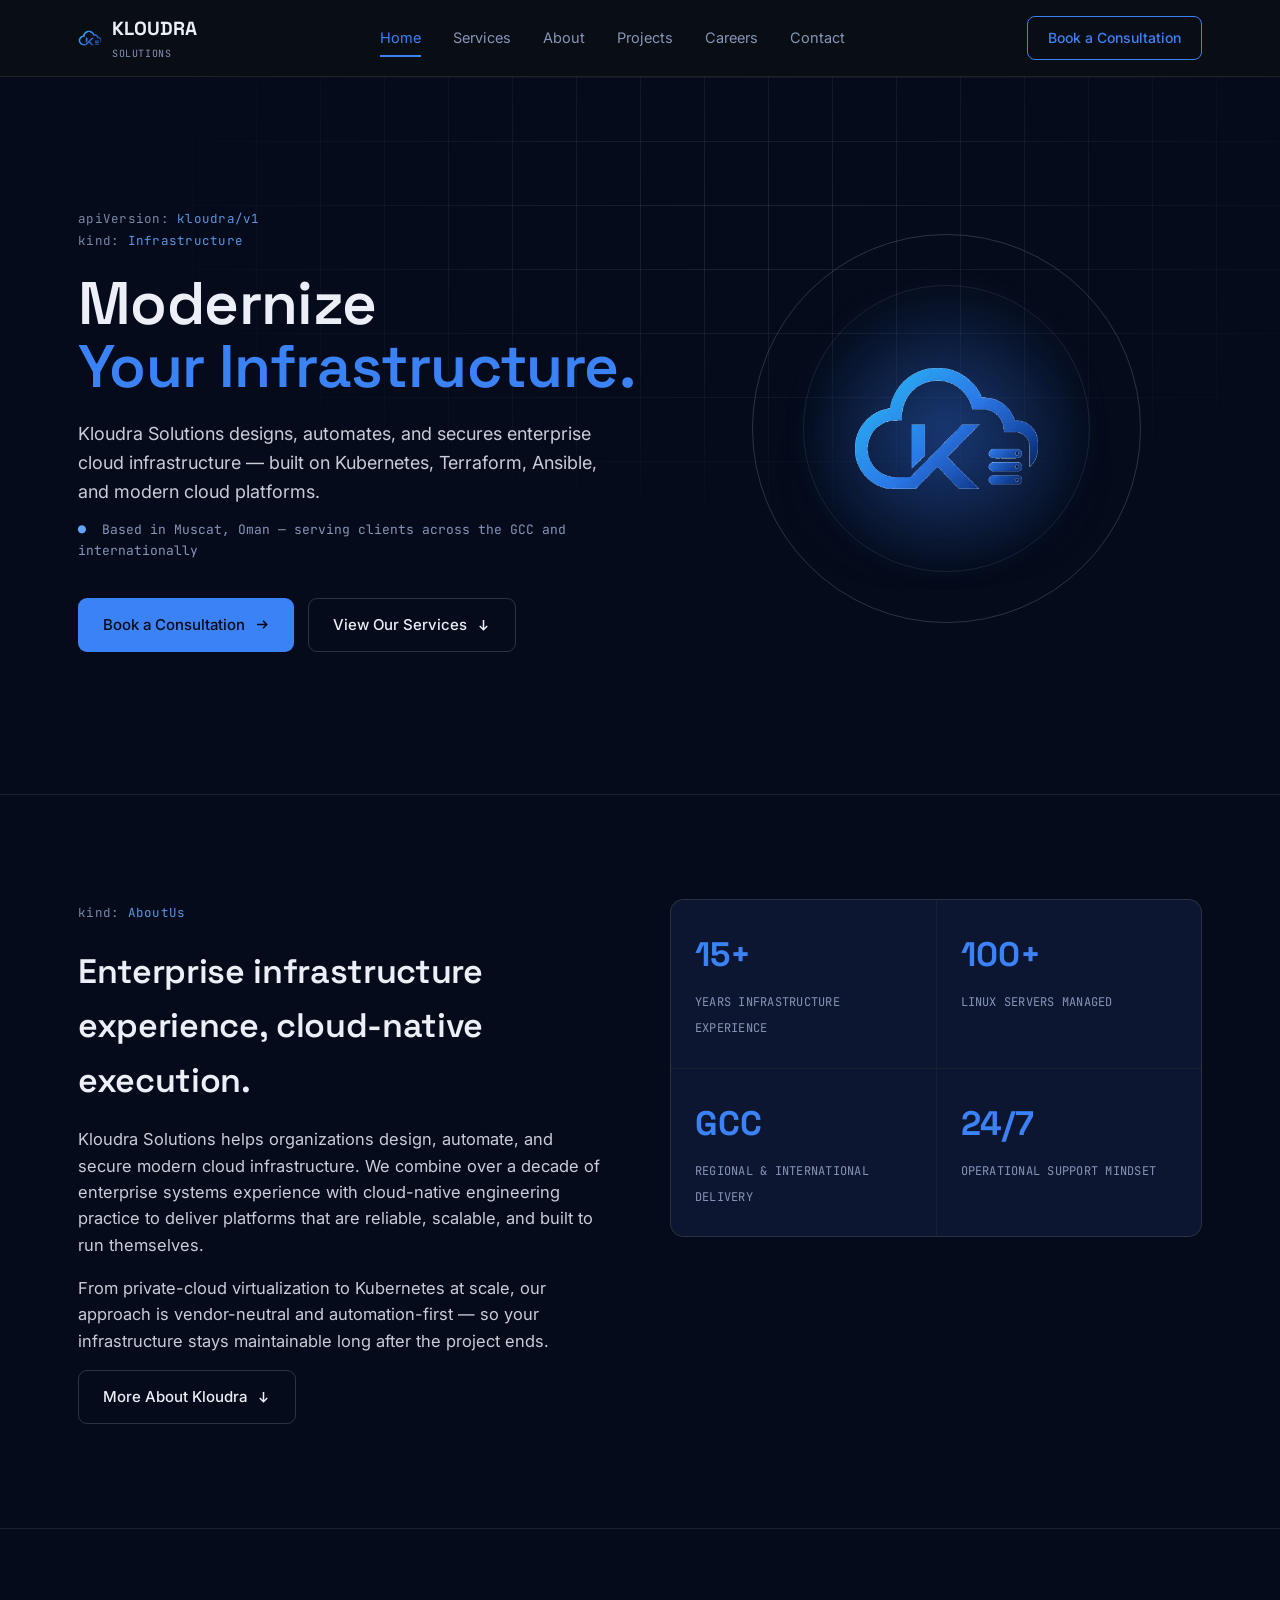
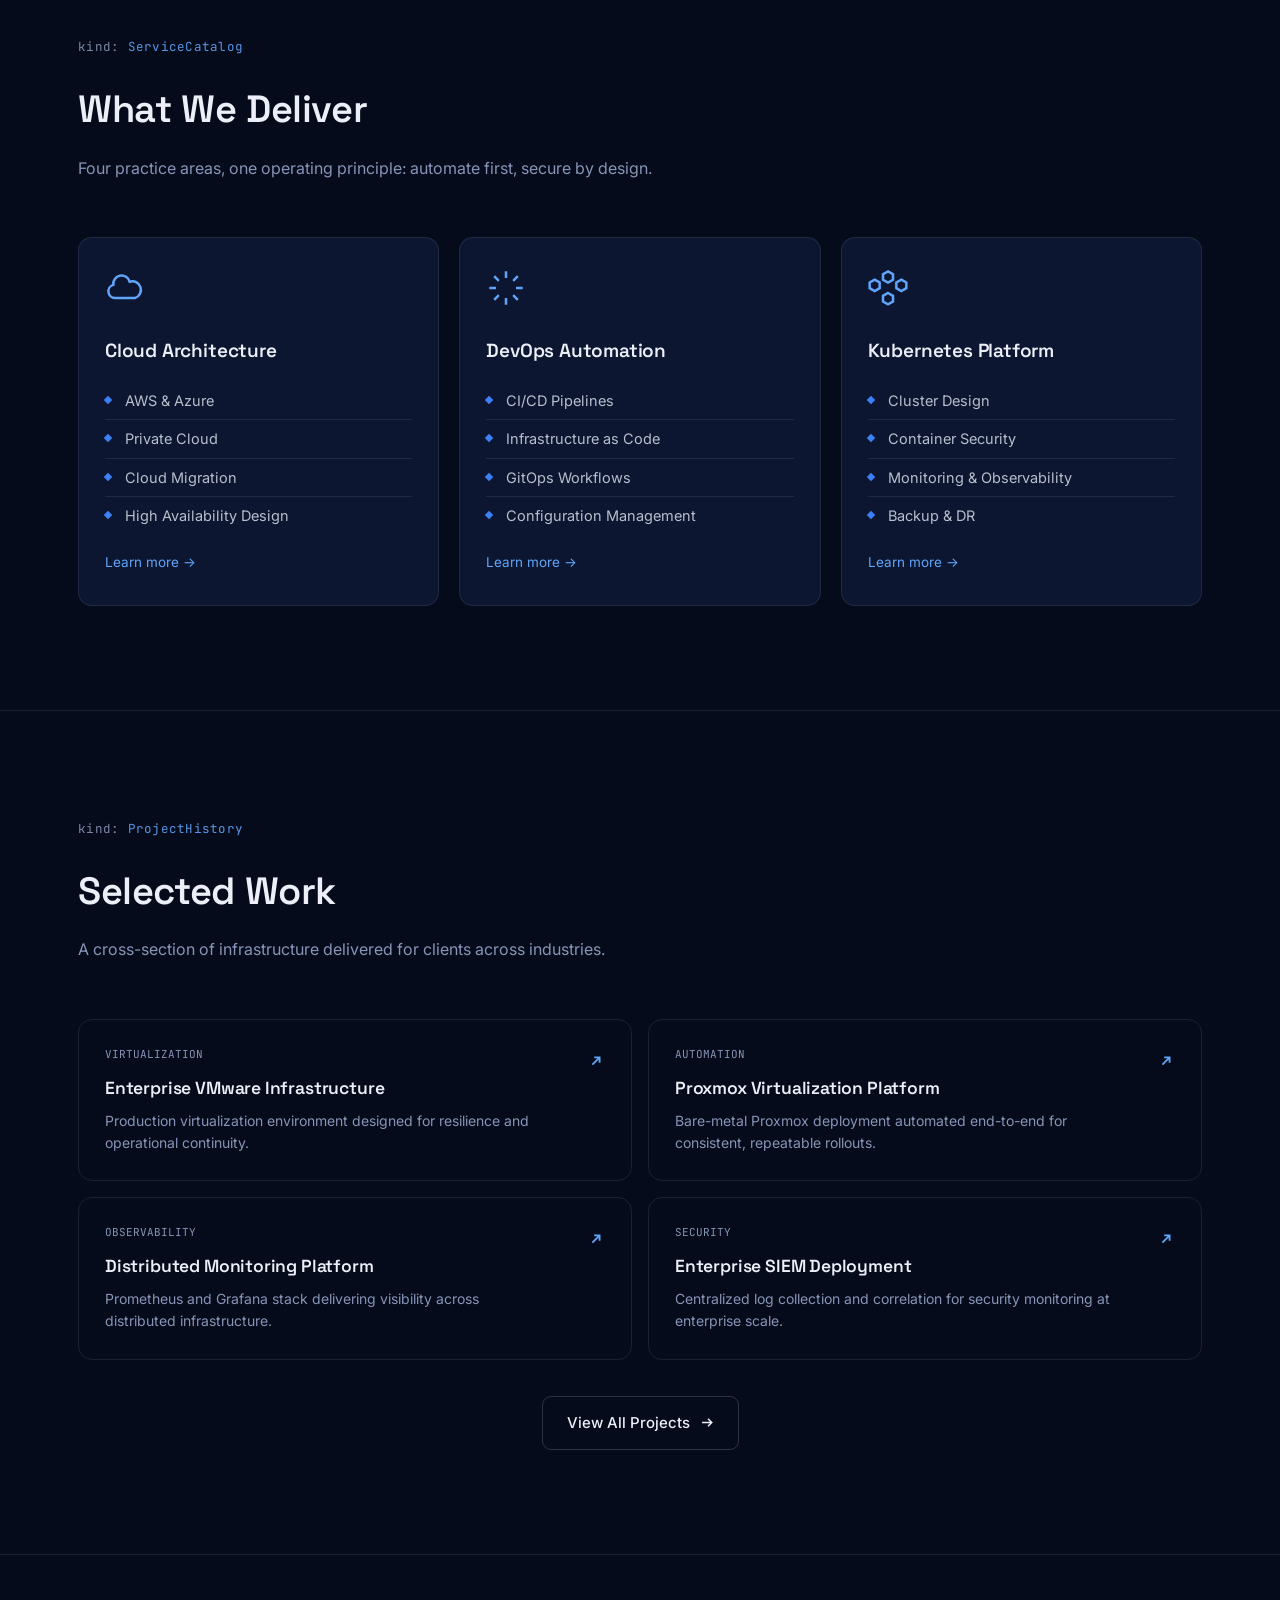
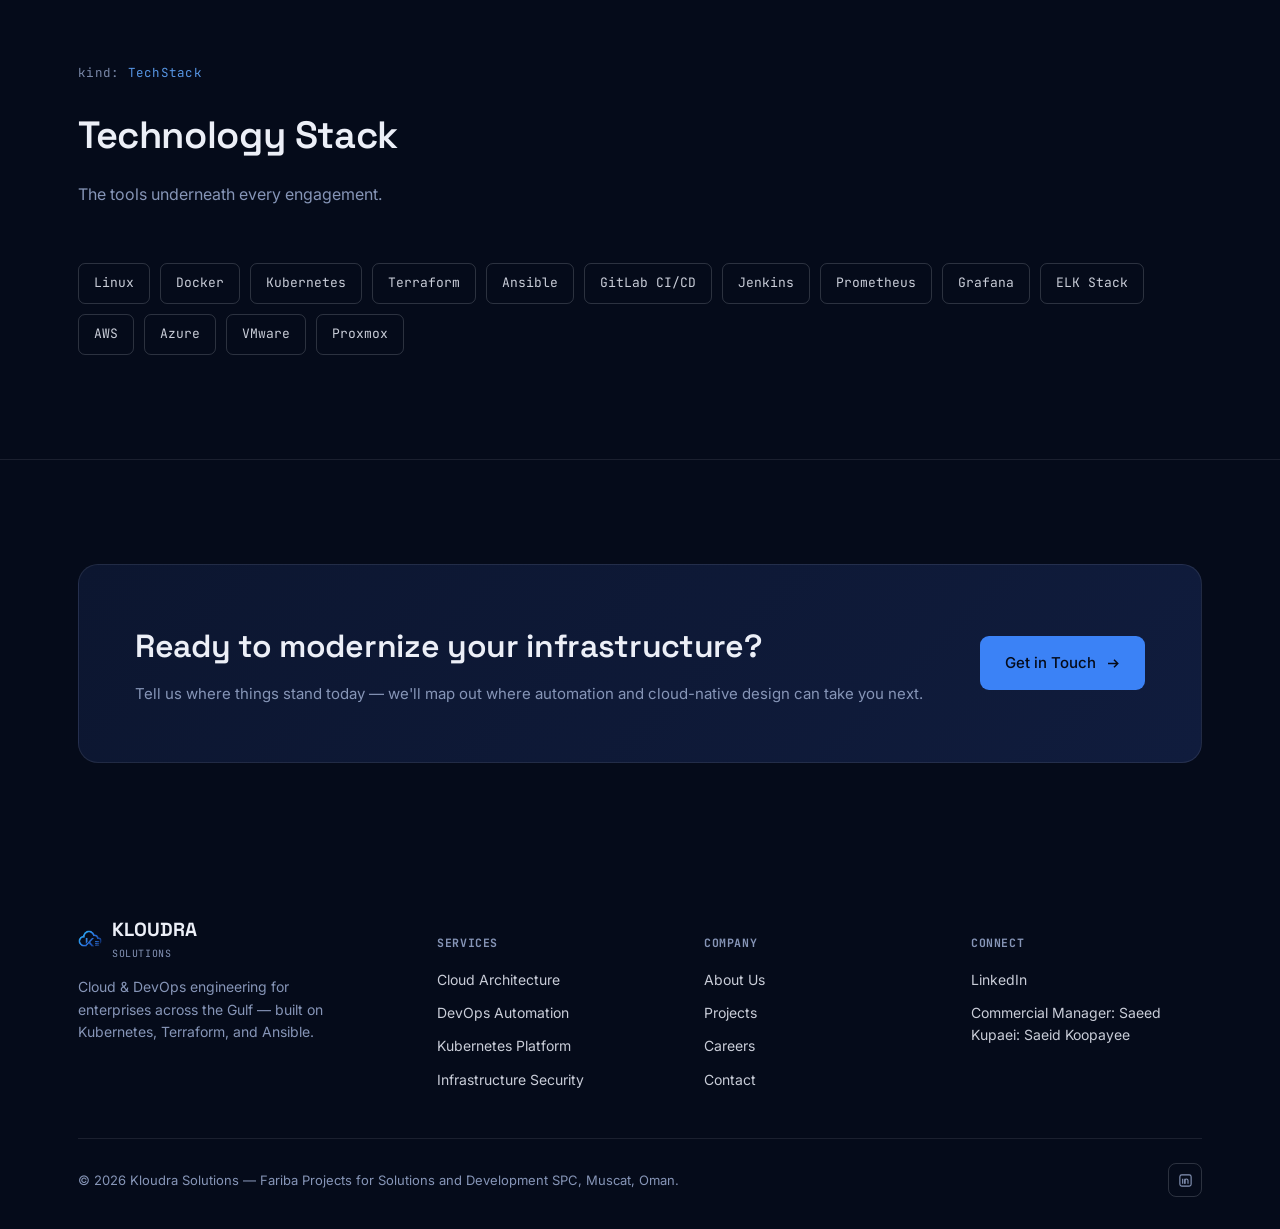
<file: index.html>
<!DOCTYPE html>
<html lang="en">
<head>
<meta charset="UTF-8">
<meta name="viewport" content="width=device-width, initial-scale=1.0">
<title>Kloudra Solutions | Cloud &amp; DevOps Engineering in Oman</title>
<meta name="description" content="Kloudra Solutions designs, automates, and secures cloud infrastructure for enterprises across the Gulf — built on Kubernetes, Terraform, and Ansible. Based in Muscat, Oman.">
<link rel="preconnect" href="https://fonts.googleapis.com">
<link rel="preconnect" href="https://fonts.gstatic.com" crossorigin>
<link href="https://fonts.googleapis.com/css2?family=Space+Grotesk:wght@400;500;600;700&family=Inter:wght@400;500;600;700&family=JetBrains+Mono:wght@400;500;600&display=swap" rel="stylesheet">
<link rel="stylesheet" href="styles.css">
</head>
<body>

<header>
  <nav class="wrap">
    <a href="index.html" class="brand">
      <img src="assets/logo-icon.png" alt="Kloudra logo" class="brand-mark">
      <div>KLOUDRA<small>SOLUTIONS</small></div>
    </a>
    <div class="nav-links" id="navLinks">
      <a href="index.html" class="active">Home</a>
      <a href="services.html">Services</a>
      <a href="about.html">About</a>
      <a href="projects.html">Projects</a>
      <a href="careers.html">Careers</a>
      <a href="contact.html">Contact</a>
    </div>
    <div class="nav-right">
      <a class="nav-cta" href="https://calendly.com/faribadevopsprojects/30min" target="_blank" rel="noopener">Book a Consultation</a>
      <button class="nav-toggle" id="navToggle" aria-label="Toggle menu">
        <svg viewBox="0 0 24 24" fill="none" stroke="currentColor" stroke-width="2"><path d="M4 7h16M4 12h16M4 17h16"/></svg>
      </button>
    </div>
  </nav>
</header>

<section class="hero">
  <div class="hero-grid"></div>
  <div class="wrap hero-inner">
    <div>
      <div class="manifest">
        <span><span class="k">apiVersion:</span> <span class="v">kloudra/v1</span></span>
        <span><span class="k">kind:</span> <span class="v">Infrastructure</span></span>
      </div>
      <h1>Modernize<br><em>Your Infrastructure.</em></h1>
      <p class="lede">Kloudra Solutions designs, automates, and secures enterprise cloud infrastructure — built on Kubernetes, Terraform, Ansible, and modern cloud platforms.</p>
      <p class="locale"><span class="dot">●</span>&nbsp; Based in Muscat, Oman — serving clients across the GCC and internationally</p>
      <div class="hero-ctas">
        <a class="btn btn-primary" href="https://calendly.com/faribadevopsprojects/30min" target="_blank" rel="noopener">
          Book a Consultation
          <svg viewBox="0 0 20 20" fill="none" stroke="currentColor" stroke-width="2"><path d="M4 10h12M12 5l5 5-5 5"/></svg>
        </a>
        <a class="btn btn-ghost" href="services.html">
          View Our Services
          <svg viewBox="0 0 20 20" fill="none" stroke="currentColor" stroke-width="2"><path d="M10 4v12M5 12l5 5 5-5"/></svg>
        </a>
      </div>
    </div>
    <div class="hero-logo-wrap" aria-hidden="true">
      <div class="hero-logo-glow"></div>
      <div class="hero-logo-ring"></div>
      <div class="hero-logo-ring r2"></div>
      <img src="assets/logo-icon.png" alt="">
    </div>
  </div>
</section>

<section id="about">
  <div class="wrap about-layout">
    <div class="reveal">
      <div class="manifest"><span><span class="k">kind:</span> <span class="v">AboutUs</span></span></div>
      <h2 style="font-size:clamp(26px,3vw,34px); margin-bottom:18px;">Enterprise infrastructure experience, cloud-native execution.</h2>
      <p>Kloudra Solutions helps organizations design, automate, and secure modern cloud infrastructure. We combine over a decade of enterprise systems experience with cloud-native engineering practice to deliver platforms that are reliable, scalable, and built to run themselves.</p>
      <p>From private-cloud virtualization to Kubernetes at scale, our approach is vendor-neutral and automation-first — so your infrastructure stays maintainable long after the project ends.</p>
      <a class="btn btn-ghost" href="about.html">More About Kloudra
        <svg viewBox="0 0 20 20" fill="none" stroke="currentColor" stroke-width="2"><path d="M10 4v12M5 12l5 5 5-5"/></svg>
      </a>
    </div>
    <div class="reveal">
      <div class="stat-grid">
        <div class="stat"><span class="num">15+</span><span class="label">YEARS INFRASTRUCTURE EXPERIENCE</span></div>
        <div class="stat"><span class="num">100+</span><span class="label">LINUX SERVERS MANAGED</span></div>
        <div class="stat"><span class="num">GCC</span><span class="label">REGIONAL &amp; INTERNATIONAL DELIVERY</span></div>
        <div class="stat"><span class="num">24/7</span><span class="label">OPERATIONAL SUPPORT MINDSET</span></div>
      </div>
    </div>
  </div>
</section>

<section id="services">
  <div class="wrap">
    <div class="section-head reveal">
      <div class="manifest"><span><span class="k">kind:</span> <span class="v">ServiceCatalog</span></span></div>
      <h2>What We Deliver</h2>
      <p>Four practice areas, one operating principle: automate first, secure by design.</p>
    </div>
    <div class="svc-grid">
      <div class="svc-card reveal">
        <svg class="svc-icon" viewBox="0 0 24 24" fill="none" stroke="currentColor" stroke-width="1.5"><path d="M6 18a4 4 0 0 1-1-7.86 5 5 0 0 1 9.8-1.9A4.5 4.5 0 0 1 18 18H6z"/></svg>
        <h3>Cloud Architecture</h3>
        <ul><li>AWS &amp; Azure</li><li>Private Cloud</li><li>Cloud Migration</li><li>High Availability Design</li></ul>
        <a class="more" href="services.html#cloud">Learn more →</a>
      </div>
      <div class="svc-card reveal">
        <svg class="svc-icon" viewBox="0 0 24 24" fill="none" stroke="currentColor" stroke-width="1.5"><path d="M12 2v4M12 18v4M4.9 4.9l2.8 2.8M16.3 16.3l2.8 2.8M2 12h4M18 12h4M4.9 19.1l2.8-2.8M16.3 7.7l2.8-2.8"/></svg>
        <h3>DevOps Automation</h3>
        <ul><li>CI/CD Pipelines</li><li>Infrastructure as Code</li><li>GitOps Workflows</li><li>Configuration Management</li></ul>
        <a class="more" href="services.html#devops">Learn more →</a>
      </div>
      <div class="svc-card reveal">
        <svg class="svc-icon" viewBox="0 0 24 24" fill="none" stroke="currentColor" stroke-width="1.5"><path d="M12 2l3 1.7v3.4L12 8.8 9 7.1V3.7L12 2z"/><path d="M4 7l3 1.7v3.4L4 13.8 1 12.1V8.7L4 7z"/><path d="M20 7l3 1.7v3.4L20 13.8l-3-1.7V8.7L20 7z"/><path d="M12 15l3 1.7v3.4L12 21.8l-3-1.7v-3.4L12 15z"/></svg>
        <h3>Kubernetes Platform</h3>
        <ul><li>Cluster Design</li><li>Container Security</li><li>Monitoring &amp; Observability</li><li>Backup &amp; DR</li></ul>
        <a class="more" href="services.html#kubernetes">Learn more →</a>
      </div>
    </div>
  </div>
</section>

<section id="projects">
  <div class="wrap">
    <div class="section-head reveal">
      <div class="manifest"><span><span class="k">kind:</span> <span class="v">ProjectHistory</span></span></div>
      <h2>Selected Work</h2>
      <p>A cross-section of infrastructure delivered for clients across industries.</p>
    </div>
    <div class="proj-grid">
      <div class="proj-card reveal">
        <div><span class="tag">VIRTUALIZATION</span><h4>Enterprise VMware Infrastructure</h4><p>Production virtualization environment designed for resilience and operational continuity.</p></div>
        <svg class="arrow" viewBox="0 0 20 20" fill="none" stroke="currentColor" stroke-width="2" width="18"><path d="M6 14L14 6M8 6h6v6"/></svg>
      </div>
      <div class="proj-card reveal">
        <div><span class="tag">AUTOMATION</span><h4>Proxmox Virtualization Platform</h4><p>Bare-metal Proxmox deployment automated end-to-end for consistent, repeatable rollouts.</p></div>
        <svg class="arrow" viewBox="0 0 20 20" fill="none" stroke="currentColor" stroke-width="2" width="18"><path d="M6 14L14 6M8 6h6v6"/></svg>
      </div>
      <div class="proj-card reveal">
        <div><span class="tag">OBSERVABILITY</span><h4>Distributed Monitoring Platform</h4><p>Prometheus and Grafana stack delivering visibility across distributed infrastructure.</p></div>
        <svg class="arrow" viewBox="0 0 20 20" fill="none" stroke="currentColor" stroke-width="2" width="18"><path d="M6 14L14 6M8 6h6v6"/></svg>
      </div>
      <div class="proj-card reveal">
        <div><span class="tag">SECURITY</span><h4>Enterprise SIEM Deployment</h4><p>Centralized log collection and correlation for security monitoring at enterprise scale.</p></div>
        <svg class="arrow" viewBox="0 0 20 20" fill="none" stroke="currentColor" stroke-width="2" width="18"><path d="M6 14L14 6M8 6h6v6"/></svg>
      </div>
    </div>
    <div style="text-align:center; margin-top:36px;">
      <a class="btn btn-ghost" href="projects.html">View All Projects
        <svg viewBox="0 0 20 20" fill="none" stroke="currentColor" stroke-width="2"><path d="M4 10h12M12 5l5 5-5 5"/></svg>
      </a>
    </div>
  </div>
</section>

<section id="stack">
  <div class="wrap">
    <div class="section-head reveal">
      <div class="manifest"><span><span class="k">kind:</span> <span class="v">TechStack</span></span></div>
      <h2>Technology Stack</h2>
      <p>The tools underneath every engagement.</p>
    </div>
    <div class="stack-row reveal">
      <span class="stack-tag">Linux</span><span class="stack-tag">Docker</span><span class="stack-tag">Kubernetes</span>
      <span class="stack-tag">Terraform</span><span class="stack-tag">Ansible</span><span class="stack-tag">GitLab CI/CD</span>
      <span class="stack-tag">Jenkins</span><span class="stack-tag">Prometheus</span><span class="stack-tag">Grafana</span>
      <span class="stack-tag">ELK Stack</span><span class="stack-tag">AWS</span><span class="stack-tag">Azure</span>
      <span class="stack-tag">VMware</span><span class="stack-tag">Proxmox</span>
    </div>
  </div>
</section>

<section style="border-bottom:none;">
  <div class="wrap">
    <div class="cta-band reveal">
      <div>
        <h2>Ready to modernize your infrastructure?</h2>
        <p>Tell us where things stand today — we'll map out where automation and cloud-native design can take you next.</p>
      </div>
      <a class="btn btn-primary" href="contact.html">Get in Touch
        <svg viewBox="0 0 20 20" fill="none" stroke="currentColor" stroke-width="2"><path d="M4 10h12M12 5l5 5-5 5"/></svg>
      </a>
    </div>
  </div>
</section>

<footer>
  <div class="wrap">
    <div class="foot-grid">
      <div class="foot-brand">
        <div class="brand">
          <img src="assets/logo-icon.png" alt="Kloudra logo" class="brand-mark">
          <div>KLOUDRA<small>SOLUTIONS</small></div>
        </div>
        <p>Cloud &amp; DevOps engineering for enterprises across the Gulf — built on Kubernetes, Terraform, and Ansible.</p>
      </div>
      <div class="foot-col">
        <h5>SERVICES</h5>
        <a href="services.html#cloud">Cloud Architecture</a>
        <a href="services.html#devops">DevOps Automation</a>
        <a href="services.html#kubernetes">Kubernetes Platform</a>
        <a href="services.html#security">Infrastructure Security</a>
      </div>
      <div class="foot-col">
        <h5>COMPANY</h5>
        <a href="about.html">About Us</a>
        <a href="projects.html">Projects</a>
        <a href="careers.html">Careers</a>
        <a href="contact.html">Contact</a>
      </div>
      <div class="foot-col">
        <h5>CONNECT</h5>
        <a href="https://www.linkedin.com/company/kloudrasolutions" target="_blank" rel="noopener">LinkedIn</a>
        <a href="tel:+4915158860008">Commercial Manager: Saeed Kupaei: Saeid Koopayee</a>
      </div>
    </div>
    <div class="foot-inner">
      <span class="copy">© <span id="year"></span> Kloudra Solutions — Fariba Projects for Solutions and Development SPC, Muscat, Oman.</span>
      <div class="foot-social">
        <a href="https://www.linkedin.com/company/kloudrasolutions" target="_blank" rel="noopener" aria-label="LinkedIn"><svg viewBox="0 0 24 24" fill="none" stroke="currentColor" stroke-width="1.8"><rect x="3" y="3" width="18" height="18" rx="3"/><line x1="7.5" y1="9" x2="7.5" y2="17"/><path d="M11 17v-5a2.5 2.5 0 0 1 5 0v5"/><line x1="11" y1="9" x2="11" y2="17"/></svg></a>
      </div>
    </div>
  </div>
</footer>

<script src="script.js"></script>
</body>
</html>
</file>
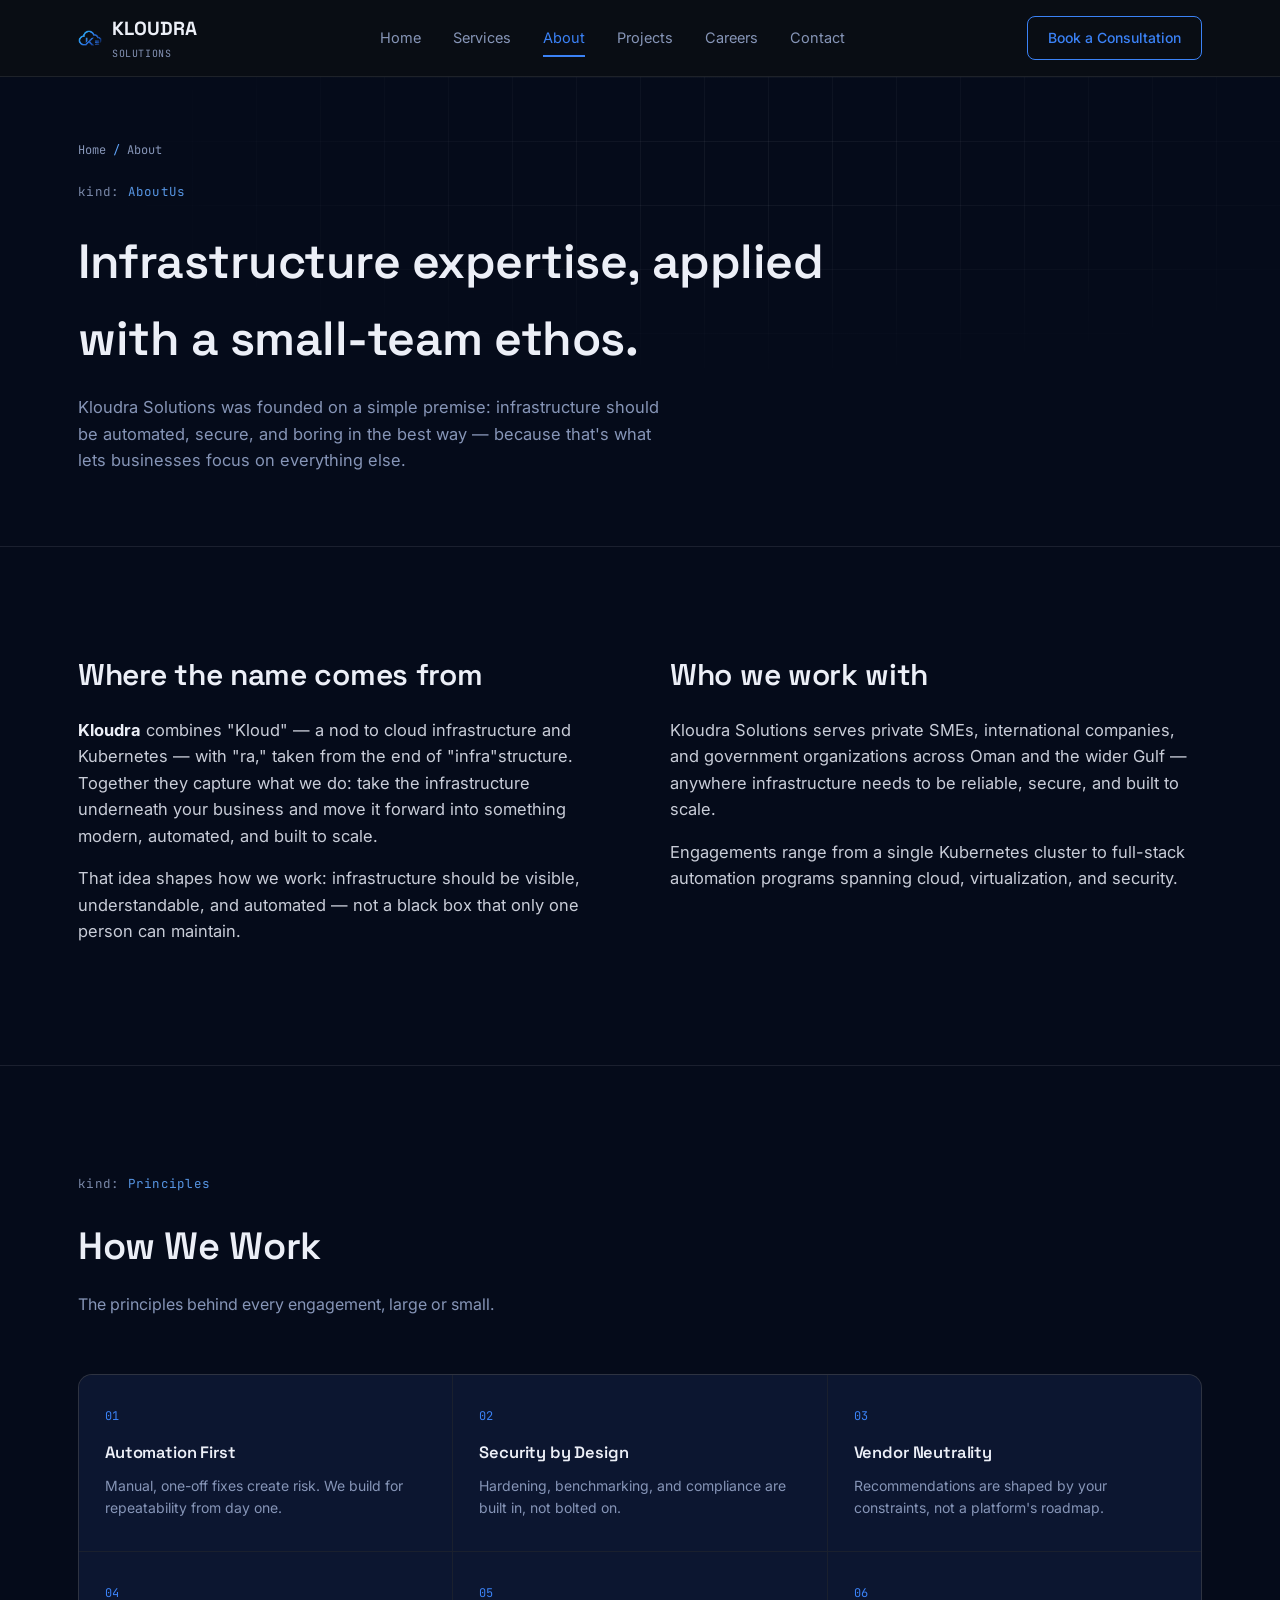
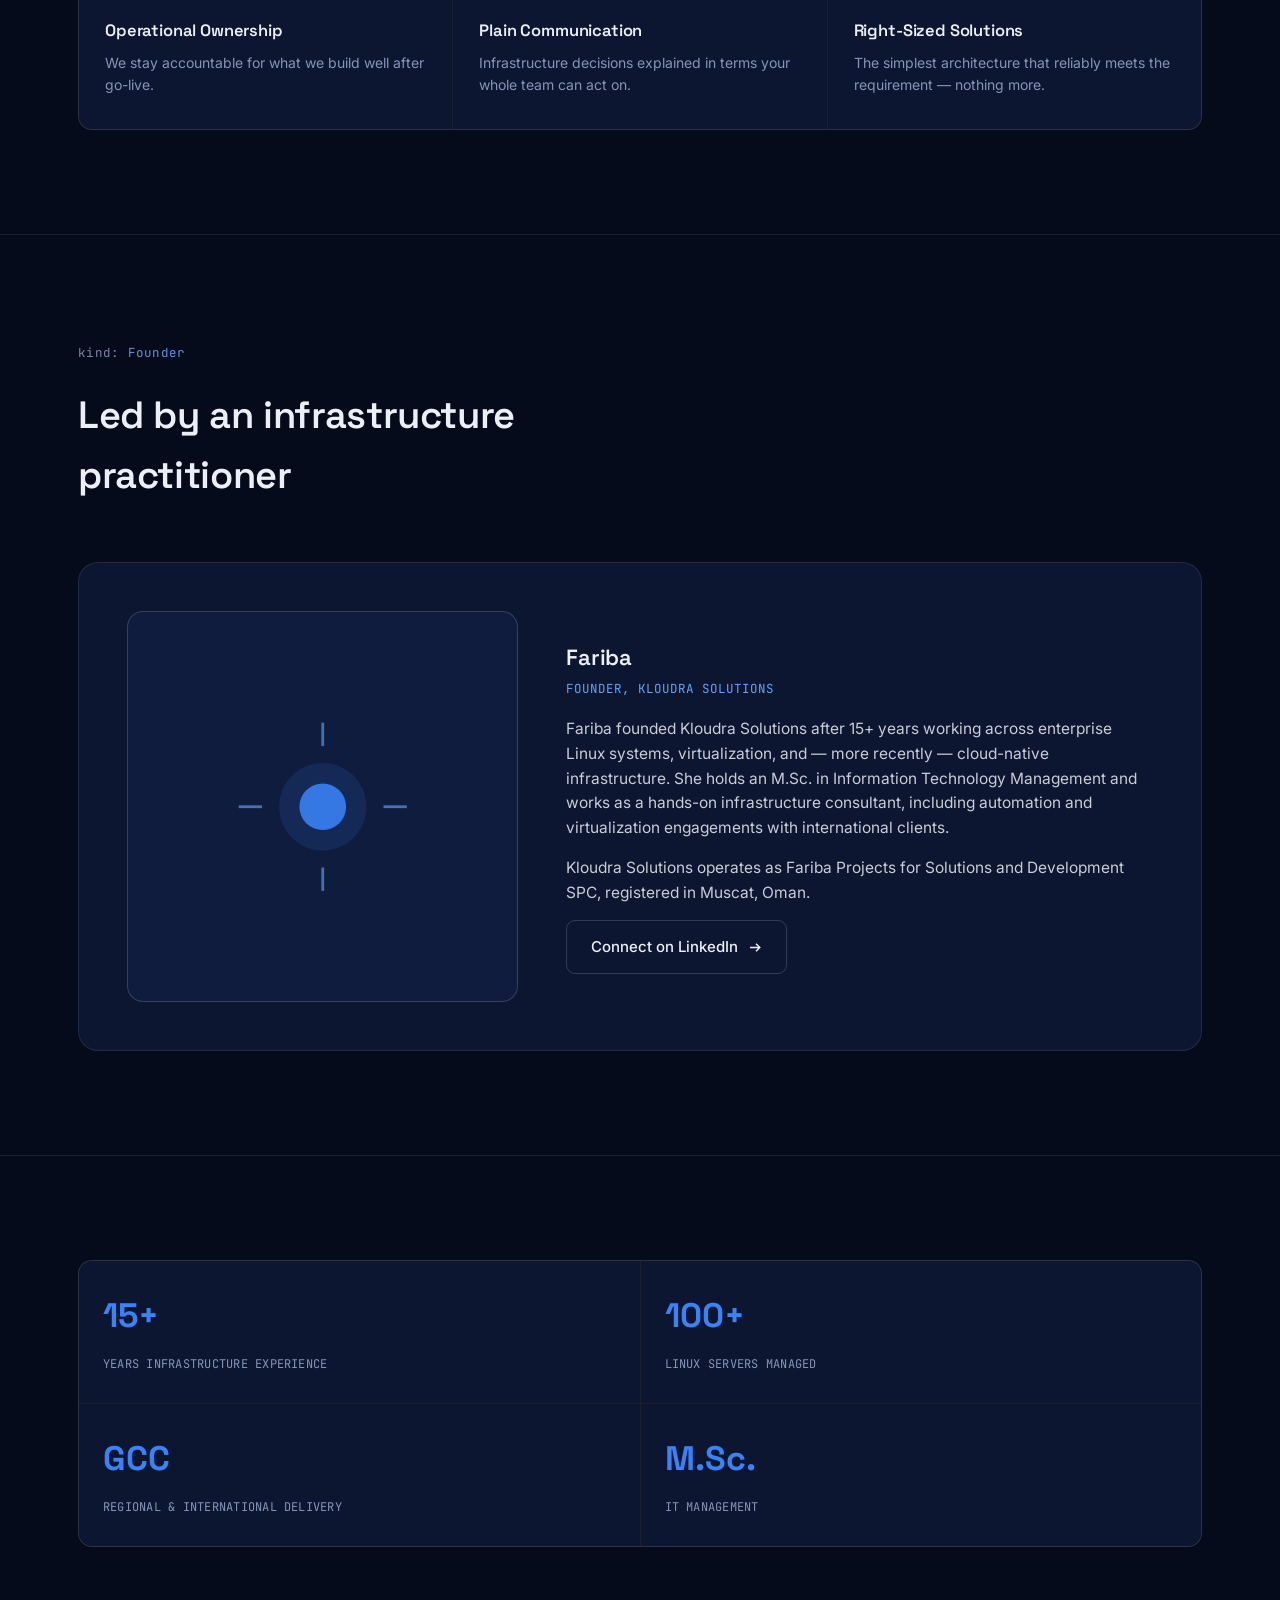
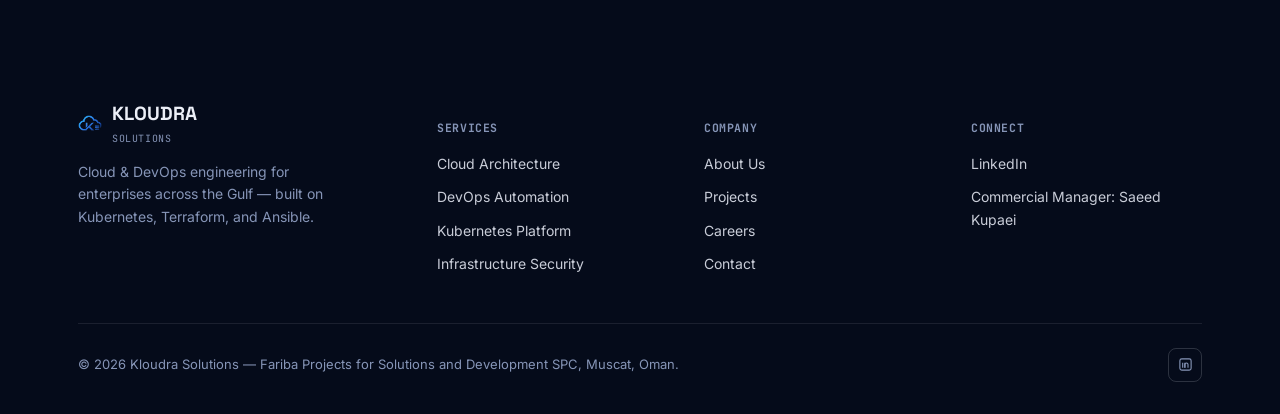
<file: about.html>
<!DOCTYPE html>
<html lang="en">
<head>
<meta charset="UTF-8">
<meta name="viewport" content="width=device-width, initial-scale=1.0">
<title>About Us | Kloudra Solutions</title>
<meta name="description" content="Kloudra Solutions is a Muscat-based cloud and DevOps engineering practice serving SMEs, enterprises, and government organizations across the Gulf.">
<link rel="preconnect" href="https://fonts.googleapis.com">
<link rel="preconnect" href="https://fonts.gstatic.com" crossorigin>
<link href="https://fonts.googleapis.com/css2?family=Space+Grotesk:wght@400;500;600;700&family=Inter:wght@400;500;600;700&family=JetBrains+Mono:wght@400;500;600&display=swap" rel="stylesheet">
<link rel="stylesheet" href="styles.css">
</head>
<body>

<header>
  <nav class="wrap">
    <a href="index.html" class="brand">
      <img src="assets/logo-icon.png" alt="Kloudra logo" class="brand-mark">
      <div>KLOUDRA<small>SOLUTIONS</small></div>
    </a>
    <div class="nav-links" id="navLinks">
      <a href="index.html">Home</a>
      <a href="services.html">Services</a>
      <a href="about.html" class="active">About</a>
      <a href="projects.html">Projects</a>
      <a href="careers.html">Careers</a>
      <a href="contact.html">Contact</a>
    </div>
    <div class="nav-right">
      <a class="nav-cta" href="https://calendly.com/faribadevopsprojects/30min" target="_blank" rel="noopener">Book a Consultation</a>
      <button class="nav-toggle" id="navToggle" aria-label="Toggle menu">
        <svg viewBox="0 0 24 24" fill="none" stroke="currentColor" stroke-width="2"><path d="M4 7h16M4 12h16M4 17h16"/></svg>
      </button>
    </div>
  </nav>
</header>

<section class="page-header">
  <div class="hero-grid"></div>
  <div class="wrap" style="position:relative;">
    <div class="crumb"><a href="index.html">Home</a> <span>/</span> About</div>
    <div class="manifest"><span><span class="k">kind:</span> <span class="v">AboutUs</span></span></div>
    <h1>Infrastructure expertise, applied with a small-team ethos.</h1>
    <p>Kloudra Solutions was founded on a simple premise: infrastructure should be automated, secure, and boring in the best way — because that's what lets businesses focus on everything else.</p>
  </div>
</section>

<section>
  <div class="wrap about-layout">
    <div class="reveal">
      <h2 style="font-size:clamp(24px,3vw,30px); margin-bottom:18px;">Where the name comes from</h2>
      <p><strong style="color:var(--paper);">Kloudra</strong> combines "Kloud" — a nod to cloud infrastructure and Kubernetes — with "ra," taken from the end of "infra"structure. Together they capture what we do: take the infrastructure underneath your business and move it forward into something modern, automated, and built to scale.</p>
      <p>That idea shapes how we work: infrastructure should be visible, understandable, and automated — not a black box that only one person can maintain.</p>
    </div>
    <div class="reveal">
      <h2 style="font-size:clamp(24px,3vw,30px); margin-bottom:18px;">Who we work with</h2>
      <p>Kloudra Solutions serves private SMEs, international companies, and government organizations across Oman and the wider Gulf — anywhere infrastructure needs to be reliable, secure, and built to scale.</p>
      <p>Engagements range from a single Kubernetes cluster to full-stack automation programs spanning cloud, virtualization, and security.</p>
    </div>
  </div>
</section>

<section>
  <div class="wrap">
    <div class="section-head reveal">
      <div class="manifest"><span><span class="k">kind:</span> <span class="v">Principles</span></span></div>
      <h2>How We Work</h2>
      <p>The principles behind every engagement, large or small.</p>
    </div>
    <div class="values-grid">
      <div class="value-item reveal"><span class="idx">01</span><h4>Automation First</h4><p>Manual, one-off fixes create risk. We build for repeatability from day one.</p></div>
      <div class="value-item reveal"><span class="idx">02</span><h4>Security by Design</h4><p>Hardening, benchmarking, and compliance are built in, not bolted on.</p></div>
      <div class="value-item reveal"><span class="idx">03</span><h4>Vendor Neutrality</h4><p>Recommendations are shaped by your constraints, not a platform's roadmap.</p></div>
      <div class="value-item reveal"><span class="idx">04</span><h4>Operational Ownership</h4><p>We stay accountable for what we build well after go-live.</p></div>
      <div class="value-item reveal"><span class="idx">05</span><h4>Plain Communication</h4><p>Infrastructure decisions explained in terms your whole team can act on.</p></div>
      <div class="value-item reveal"><span class="idx">06</span><h4>Right-Sized Solutions</h4><p>The simplest architecture that reliably meets the requirement — nothing more.</p></div>
    </div>
  </div>
</section>

<section>
  <div class="wrap">
    <div class="section-head reveal">
      <div class="manifest"><span><span class="k">kind:</span> <span class="v">Founder</span></span></div>
      <h2>Led by an infrastructure practitioner</h2>
    </div>
    <div class="founder reveal">
      <div class="founder-avatar">
        <svg viewBox="0 0 100 100" fill="none">
          <circle cx="50" cy="50" r="18" fill="#3B82F6" opacity="0.15" stroke="#3B82F6" stroke-width="1.4"/>
          <circle cx="50" cy="50" r="10" fill="#3B82F6"/>
          <g stroke="#60A5FA" stroke-width="1.2" opacity="0.7">
            <line x1="50" y1="14" x2="50" y2="24"/><line x1="50" y1="76" x2="50" y2="86"/>
            <line x1="14" y1="50" x2="24" y2="50"/><line x1="76" y1="50" x2="86" y2="50"/>
          </g>
        </svg>
      </div>
      <div>
        <h3>Fariba</h3>
        <span class="role">FOUNDER, KLOUDRA SOLUTIONS</span>
        <p>Fariba founded Kloudra Solutions after 15+ years working across enterprise Linux systems, virtualization, and — more recently — cloud-native infrastructure. She holds an M.Sc. in Information Technology Management and works as a hands-on infrastructure consultant, including automation and virtualization engagements with international clients.</p>
        <p>Kloudra Solutions operates as Fariba Projects for Solutions and Development SPC, registered in Muscat, Oman.</p>
        <a class="btn btn-ghost" href="https://www.linkedin.com/company/kloudrasolutions" target="_blank" rel="noopener">Connect on LinkedIn
          <svg viewBox="0 0 20 20" fill="none" stroke="currentColor" stroke-width="2"><path d="M4 10h12M12 5l5 5-5 5"/></svg>
        </a>
      </div>
    </div>
  </div>
</section>

<section style="border-bottom:none;">
  <div class="wrap">
    <div class="stat-grid reveal">
      <div class="stat"><span class="num">15+</span><span class="label">YEARS INFRASTRUCTURE EXPERIENCE</span></div>
      <div class="stat"><span class="num">100+</span><span class="label">LINUX SERVERS MANAGED</span></div>
      <div class="stat"><span class="num">GCC</span><span class="label">REGIONAL &amp; INTERNATIONAL DELIVERY</span></div>
      <div class="stat"><span class="num">M.Sc.</span><span class="label">IT MANAGEMENT</span></div>
    </div>
  </div>
</section>

<footer>
  <div class="wrap">
    <div class="foot-grid">
      <div class="foot-brand">
        <div class="brand">
          <img src="assets/logo-icon.png" alt="Kloudra logo" class="brand-mark">
          <div>KLOUDRA<small>SOLUTIONS</small></div>
        </div>
        <p>Cloud &amp; DevOps engineering for enterprises across the Gulf — built on Kubernetes, Terraform, and Ansible.</p>
      </div>
      <div class="foot-col">
        <h5>SERVICES</h5>
        <a href="services.html#cloud">Cloud Architecture</a>
        <a href="services.html#devops">DevOps Automation</a>
        <a href="services.html#kubernetes">Kubernetes Platform</a>
        <a href="services.html#security">Infrastructure Security</a>
      </div>
      <div class="foot-col">
        <h5>COMPANY</h5>
        <a href="about.html">About Us</a>
        <a href="projects.html">Projects</a>
        <a href="careers.html">Careers</a>
        <a href="contact.html">Contact</a>
      </div>
      <div class="foot-col">
        <h5>CONNECT</h5>
        <a href="https://www.linkedin.com/company/kloudrasolutions" target="_blank" rel="noopener">LinkedIn</a>
        <a href="tel:+4915158860008">Commercial Manager: Saeed Kupaei</a>
      </div>
    </div>
    <div class="foot-inner">
      <span class="copy">© <span id="year"></span> Kloudra Solutions — Fariba Projects for Solutions and Development SPC, Muscat, Oman.</span>
      <div class="foot-social">
        <a href="https://www.linkedin.com/company/kloudrasolutions" target="_blank" rel="noopener" aria-label="LinkedIn"><svg viewBox="0 0 24 24" fill="none" stroke="currentColor" stroke-width="1.8"><rect x="3" y="3" width="18" height="18" rx="3"/><line x1="7.5" y1="9" x2="7.5" y2="17"/><path d="M11 17v-5a2.5 2.5 0 0 1 5 0v5"/><line x1="11" y1="9" x2="11" y2="17"/></svg></a>
      </div>
    </div>
  </div>
</footer>

<script src="script.js"></script>
</body>
</html>
</file>
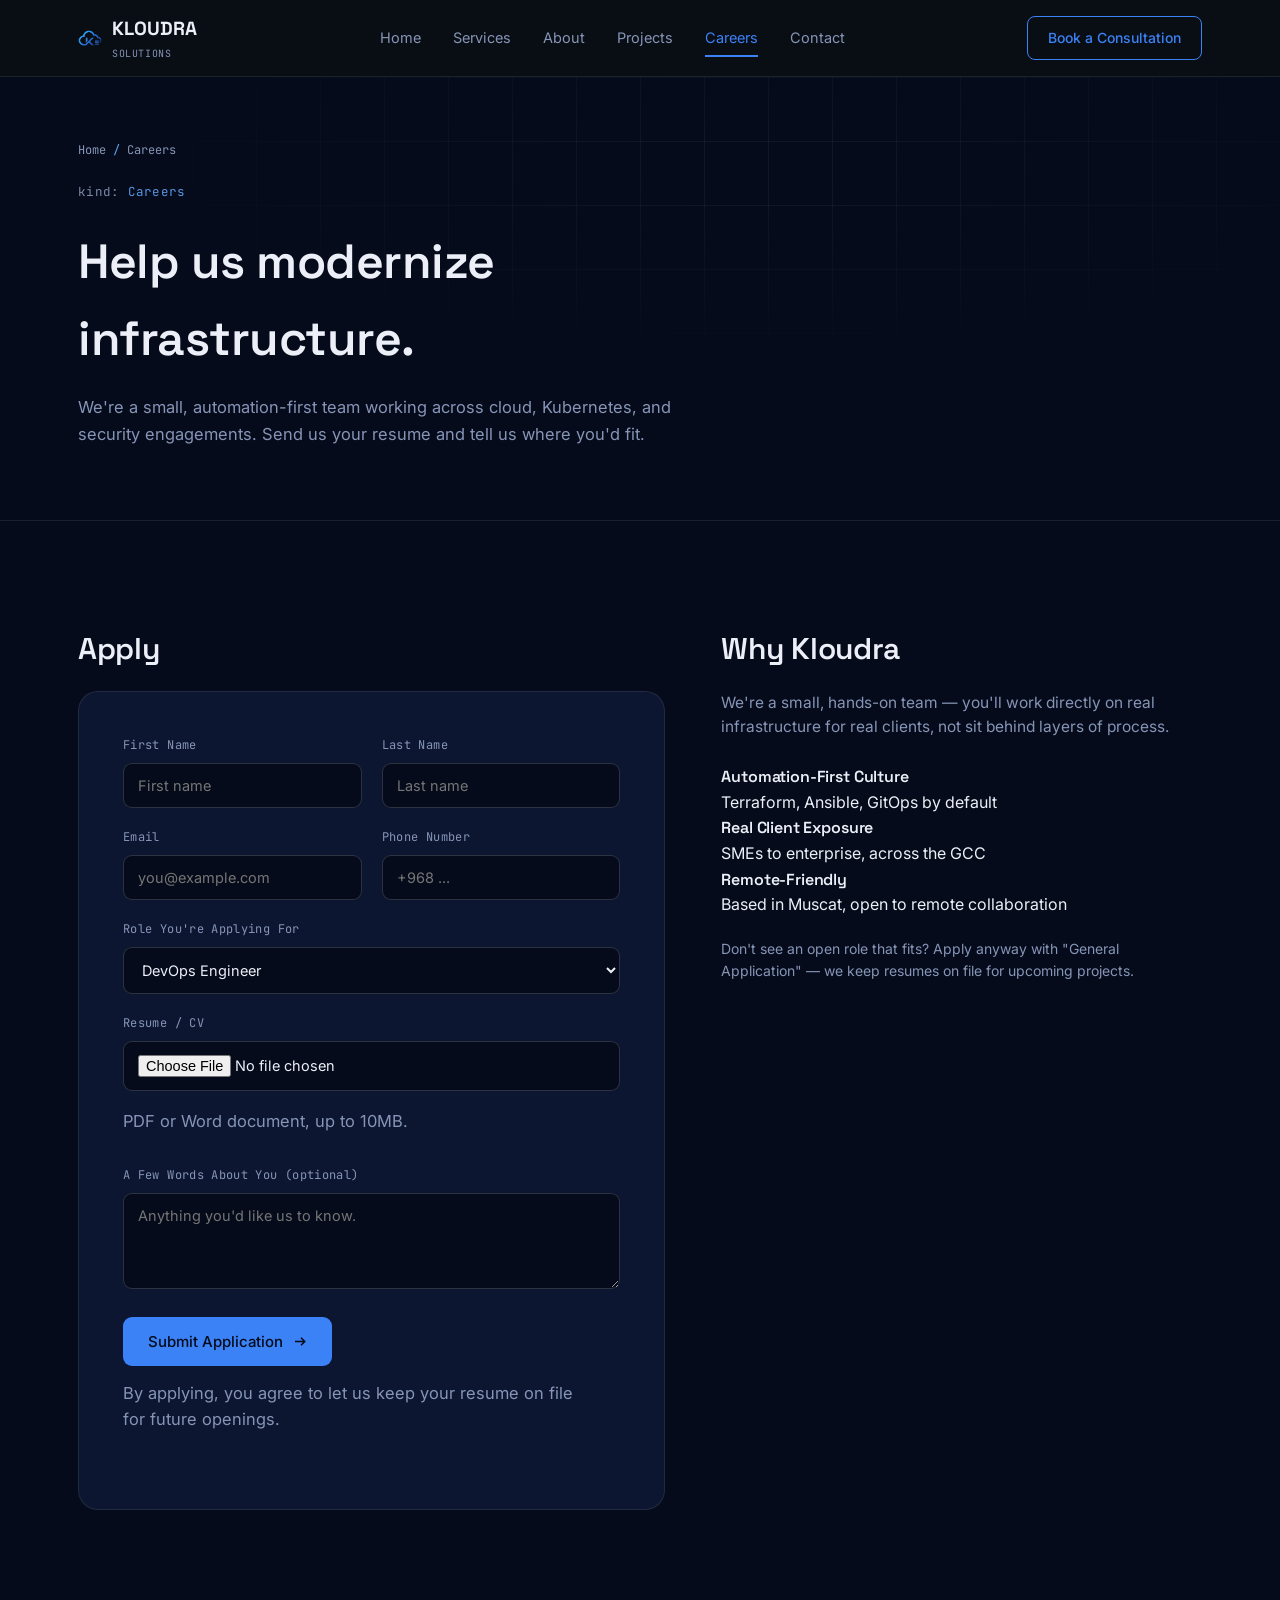
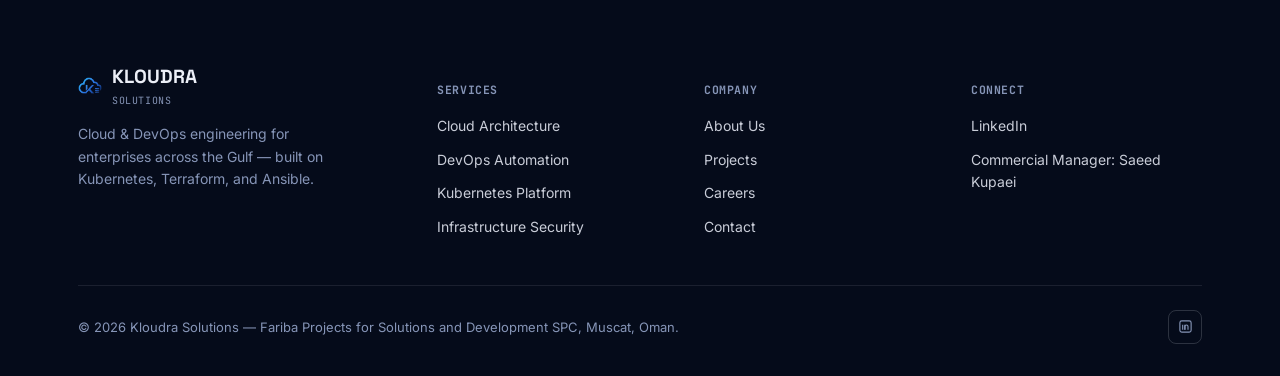
<file: careers.html>
<!DOCTYPE html>
<html lang="en">
<head>
<meta charset="UTF-8">
<meta name="viewport" content="width=device-width, initial-scale=1.0">
<title>Careers | Kloudra Solutions</title>
<meta name="description" content="Join Kloudra Solutions — apply with your resume and we'll be in touch.">
<link rel="preconnect" href="https://fonts.googleapis.com">
<link rel="preconnect" href="https://fonts.gstatic.com" crossorigin>
<link href="https://fonts.googleapis.com/css2?family=Space+Grotesk:wght@400;500;600;700&family=Inter:wght@400;500;600;700&family=JetBrains+Mono:wght@400;500;600&display=swap" rel="stylesheet">
<link rel="stylesheet" href="styles.css">
</head>
<body>

<header>
  <nav class="wrap">
    <a href="index.html" class="brand">
      <img src="assets/logo-icon.png" alt="Kloudra logo" class="brand-mark">
      <div>KLOUDRA<small>SOLUTIONS</small></div>
    </a>
    <div class="nav-links" id="navLinks">
      <a href="index.html">Home</a>
      <a href="services.html">Services</a>
      <a href="about.html">About</a>
      <a href="projects.html">Projects</a>
      <a href="careers.html" class="active">Careers</a>
      <a href="contact.html">Contact</a>
    </div>
    <div class="nav-right">
      <a class="nav-cta" href="https://calendly.com/faribadevopsprojects/30min" target="_blank" rel="noopener">Book a Consultation</a>
      <button class="nav-toggle" id="navToggle" aria-label="Toggle menu">
        <svg viewBox="0 0 24 24" fill="none" stroke="currentColor" stroke-width="2"><path d="M4 7h16M4 12h16M4 17h16"/></svg>
      </button>
    </div>
  </nav>
</header>

<section class="page-header">
  <div class="hero-grid"></div>
  <div class="wrap" style="position:relative;">
    <div class="crumb"><a href="index.html">Home</a> <span>/</span> Careers</div>
    <div class="manifest"><span><span class="k">kind:</span> <span class="v">Careers</span></span></div>
    <h1>Help us modernize infrastructure.</h1>
    <p>We're a small, automation-first team working across cloud, Kubernetes, and security engagements. Send us your resume and tell us where you'd fit.</p>
  </div>
</section>

<section style="border-bottom:none;">
  <div class="wrap contact-inner">
    <div class="reveal">
      <h2 style="font-size:clamp(24px,3vw,30px); margin-bottom:18px;">Apply</h2>
      <form class="contact-form" id="careersForm" action="/api/apply" method="POST" enctype="multipart/form-data">
        <div class="form-cols">
          <div class="form-row">
            <label for="cf-first">First Name</label>
            <input type="text" id="cf-first" name="first_name" required placeholder="First name">
          </div>
          <div class="form-row">
            <label for="cf-last">Last Name</label>
            <input type="text" id="cf-last" name="last_name" required placeholder="Last name">
          </div>
        </div>
        <div class="form-cols">
          <div class="form-row">
            <label for="cf-email">Email</label>
            <input type="email" id="cf-email" name="email" required placeholder="you@example.com">
          </div>
          <div class="form-row">
            <label for="cf-phone">Phone Number</label>
            <input type="tel" id="cf-phone" name="phone" required placeholder="+968 ...">
          </div>
        </div>
        <div class="form-row">
          <label for="cf-role">Role You're Applying For</label>
          <select id="cf-role" name="role">
            <option>DevOps Engineer</option>
            <option>Cloud / Infrastructure Engineer</option>
            <option>Kubernetes / Platform Engineer</option>
            <option>Security Engineer</option>
            <option>General Application</option>
          </select>
        </div>
        <div class="form-row">
          <label for="cf-resume">Resume / CV</label>
          <input type="file" id="cf-resume" name="resume" accept=".pdf,.doc,.docx" required>
          <p class="form-hint">PDF or Word document, up to 10MB.</p>
        </div>
        <div class="form-row">
          <label for="cf-note">A Few Words About You (optional)</label>
          <textarea id="cf-note" name="message" rows="4" placeholder="Anything you'd like us to know."></textarea>
        </div>
        <button type="submit" class="btn btn-primary">Submit Application
          <svg viewBox="0 0 20 20" fill="none" stroke="currentColor" stroke-width="2"><path d="M4 10h12M12 5l5 5-5 5"/></svg>
        </button>
        <div class="form-status" id="formStatus"></div>
        <p class="form-note">By applying, you agree to let us keep your resume on file for future openings.</p>
      </form>
    </div>

    <div class="reveal">
      <h2 style="font-size:clamp(24px,3vw,30px); margin-bottom:18px;">Why Kloudra</h2>
      <p style="color:var(--fog); font-size:15.5px; margin-bottom:24px;">We're a small, hands-on team — you'll work directly on real infrastructure for real clients, not sit behind layers of process.</p>
      <div class="job-item">
        <div><h4>Automation-First Culture</h4><div class="meta">Terraform, Ansible, GitOps by default</div></div>
      </div>
      <div class="job-item">
        <div><h4>Real Client Exposure</h4><div class="meta">SMEs to enterprise, across the GCC</div></div>
      </div>
      <div class="job-item">
        <div><h4>Remote-Friendly</h4><div class="meta">Based in Muscat, open to remote collaboration</div></div>
      </div>
      <p style="color:var(--fog); font-size:14px; margin-top:20px;">Don't see an open role that fits? Apply anyway with "General Application" — we keep resumes on file for upcoming projects.</p>
    </div>
  </div>
</section>

<footer>
  <div class="wrap">
    <div class="foot-grid">
      <div class="foot-brand">
        <div class="brand">
          <img src="assets/logo-icon.png" alt="Kloudra logo" class="brand-mark">
          <div>KLOUDRA<small>SOLUTIONS</small></div>
        </div>
        <p>Cloud &amp; DevOps engineering for enterprises across the Gulf — built on Kubernetes, Terraform, and Ansible.</p>
      </div>
      <div class="foot-col">
        <h5>SERVICES</h5>
        <a href="services.html#cloud">Cloud Architecture</a>
        <a href="services.html#devops">DevOps Automation</a>
        <a href="services.html#kubernetes">Kubernetes Platform</a>
        <a href="services.html#security">Infrastructure Security</a>
      </div>
      <div class="foot-col">
        <h5>COMPANY</h5>
        <a href="about.html">About Us</a>
        <a href="projects.html">Projects</a>
        <a href="careers.html">Careers</a>
        <a href="contact.html">Contact</a>
      </div>
      <div class="foot-col">
        <h5>CONNECT</h5>
        <a href="https://www.linkedin.com/company/kloudrasolutions" target="_blank" rel="noopener">LinkedIn</a>
        <a href="tel:+4915158860008">Commercial Manager: Saeed Kupaei</a>
      </div>
    </div>
    <div class="foot-inner">
      <span class="copy">© <span id="year"></span> Kloudra Solutions — Fariba Projects for Solutions and Development SPC, Muscat, Oman.</span>
      <div class="foot-social">
        <a href="https://www.linkedin.com/company/kloudrasolutions" target="_blank" rel="noopener" aria-label="LinkedIn"><svg viewBox="0 0 24 24" fill="none" stroke="currentColor" stroke-width="1.8"><rect x="3" y="3" width="18" height="18" rx="3"/><line x1="7.5" y1="9" x2="7.5" y2="17"/><path d="M11 17v-5a2.5 2.5 0 0 1 5 0v5"/><line x1="11" y1="9" x2="11" y2="17"/></svg></a>
      </div>
    </div>
  </div>
</footer>

<script src="script.js"></script>
<script>
  document.getElementById('careersForm').addEventListener('submit', async function (e) {
    e.preventDefault();
    const form = e.target;
    const status = document.getElementById('formStatus');
    const btn = form.querySelector('button[type="submit"]');
    btn.disabled = true;
    status.className = 'form-status';
    status.textContent = '';
    try {
      const res = await fetch(form.action, { method: 'POST', body: new FormData(form) });
      const data = await res.json().catch(() => ({}));
      if (res.ok && data.ok) {
        status.textContent = "Thanks — your application was submitted. We'll be in touch by email.";
        status.className = 'form-status show success';
        form.reset();
      } else {
        status.textContent = data.error || "Something went wrong. Please try again or email us directly.";
        status.className = 'form-status show error';
      }
    } catch (err) {
      status.textContent = "Something went wrong. Please try again or email us directly.";
      status.className = 'form-status show error';
    } finally {
      btn.disabled = false;
      status.scrollIntoView({ behavior: 'smooth', block: 'center' });
    }
  });
</script>
</body>
</html>
</file>
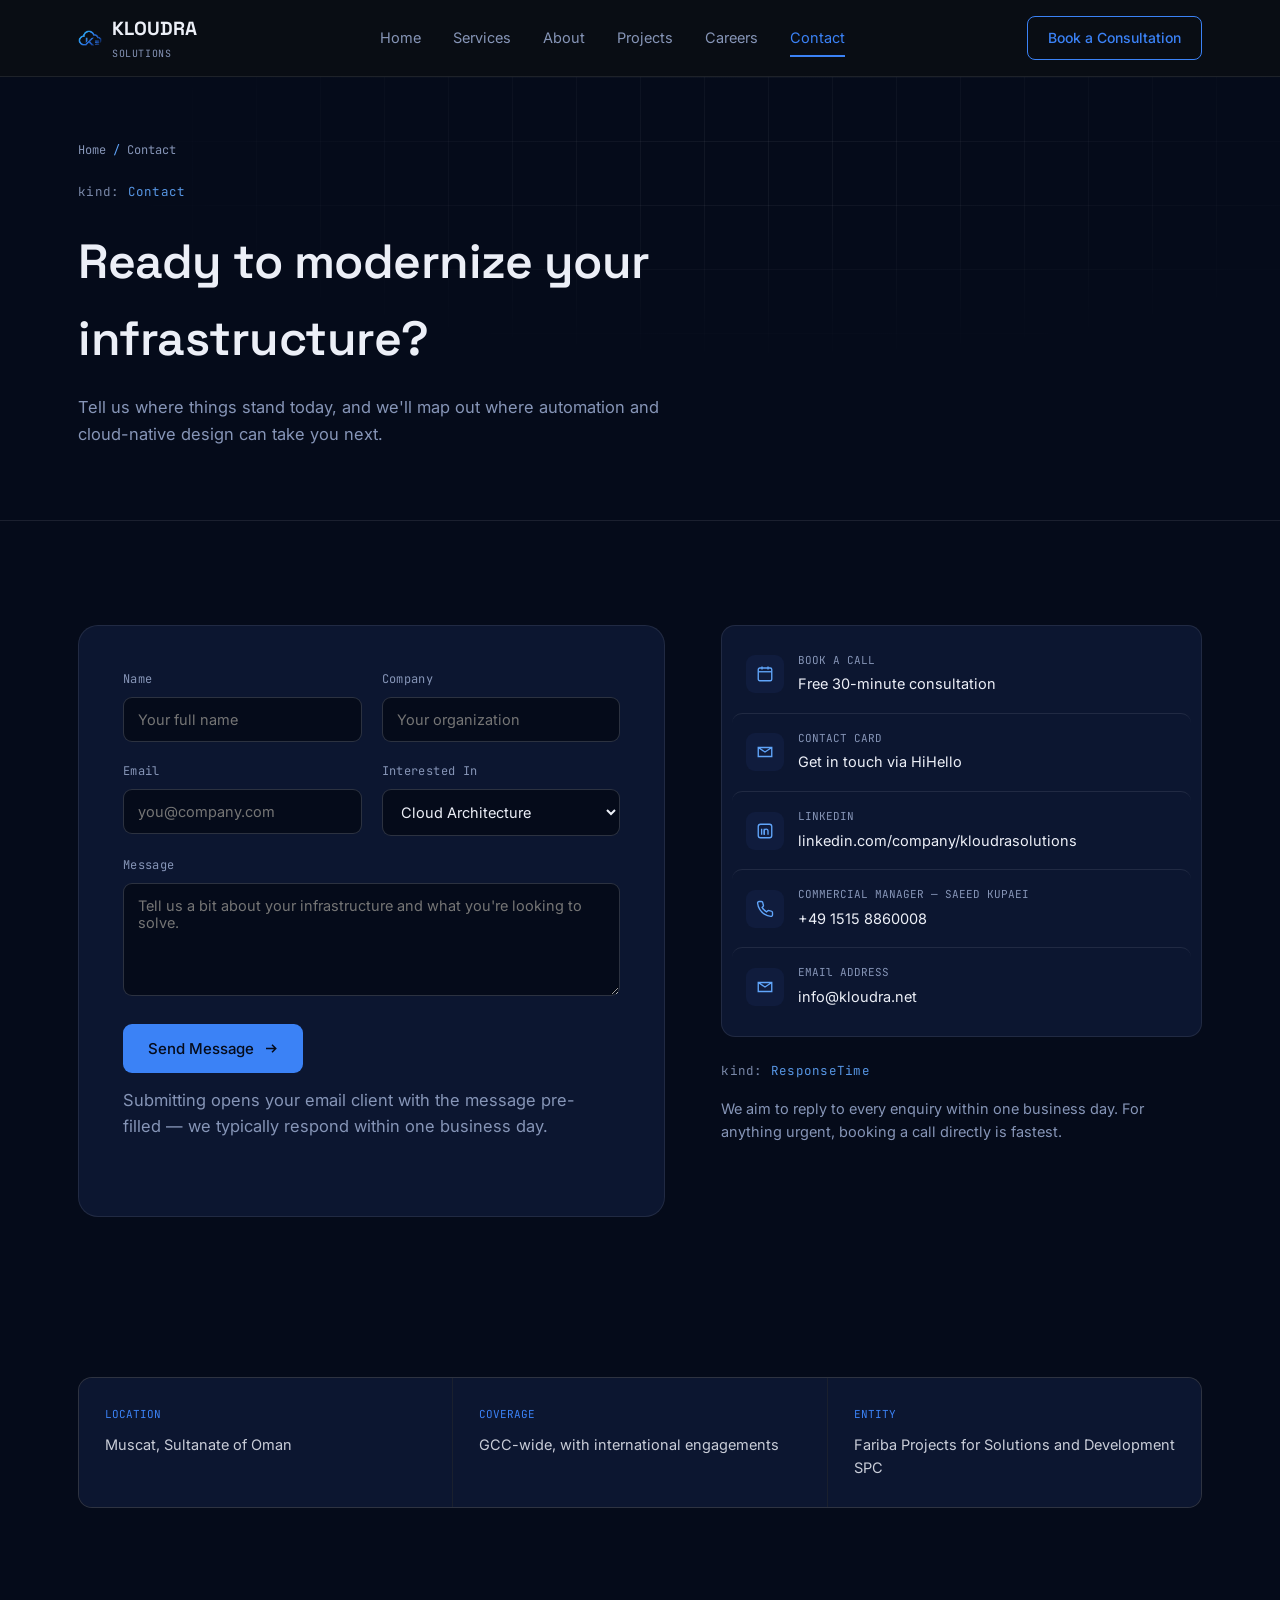
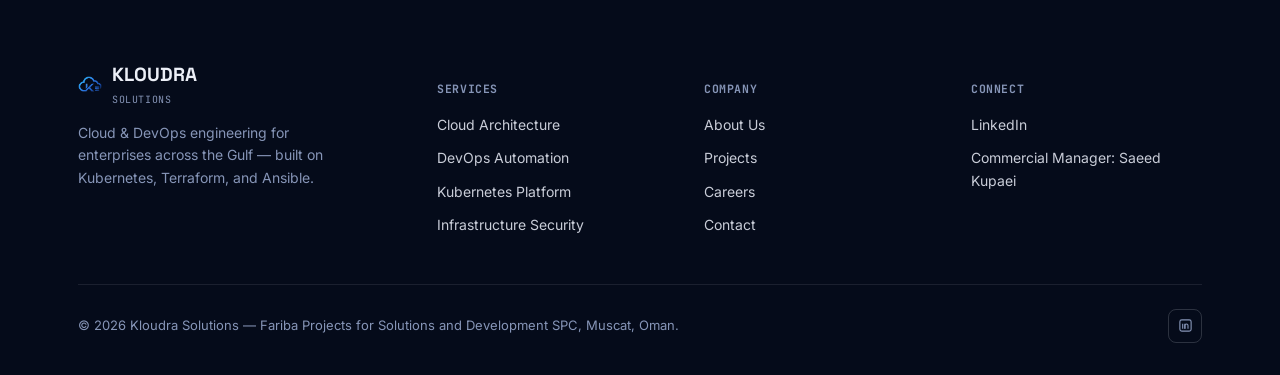
<file: contact.html>
<!DOCTYPE html>
<html lang="en">
<head>
<meta charset="UTF-8">
<meta name="viewport" content="width=device-width, initial-scale=1.0">
<title>Contact | Kloudra Solutions</title>
<meta name="description" content="Get in touch with Kloudra Solutions — book a free consultation or reach us via LinkedIn or our contact card.">
<link rel="preconnect" href="https://fonts.googleapis.com">
<link rel="preconnect" href="https://fonts.gstatic.com" crossorigin>
<link href="https://fonts.googleapis.com/css2?family=Space+Grotesk:wght@400;500;600;700&family=Inter:wght@400;500;600;700&family=JetBrains+Mono:wght@400;500;600&display=swap" rel="stylesheet">
<link rel="stylesheet" href="styles.css">
</head>
<body>

<header>
  <nav class="wrap">
    <a href="index.html" class="brand">
      <img src="assets/logo-icon.png" alt="Kloudra logo" class="brand-mark">
      <div>KLOUDRA<small>SOLUTIONS</small></div>
    </a>
    <div class="nav-links" id="navLinks">
      <a href="index.html">Home</a>
      <a href="services.html">Services</a>
      <a href="about.html">About</a>
      <a href="projects.html">Projects</a>
      <a href="careers.html">Careers</a>
      <a href="contact.html" class="active">Contact</a>
    </div>
    <div class="nav-right">
      <a class="nav-cta" href="https://calendly.com/faribadevopsprojects/30min" target="_blank" rel="noopener">Book a Consultation</a>
      <button class="nav-toggle" id="navToggle" aria-label="Toggle menu">
        <svg viewBox="0 0 24 24" fill="none" stroke="currentColor" stroke-width="2"><path d="M4 7h16M4 12h16M4 17h16"/></svg>
      </button>
    </div>
  </nav>
</header>

<section class="page-header">
  <div class="hero-grid"></div>
  <div class="wrap" style="position:relative;">
    <div class="crumb"><a href="index.html">Home</a> <span>/</span> Contact</div>
    <div class="manifest"><span><span class="k">kind:</span> <span class="v">Contact</span></span></div>
    <h1>Ready to modernize your infrastructure?</h1>
    <p>Tell us where things stand today, and we'll map out where automation and cloud-native design can take you next.</p>
  </div>
</section>

<section style="border-bottom:none;">
  <div class="wrap contact-inner">
    <div class="reveal">
      <form class="contact-form" id="contactForm">
        <div class="form-cols">
          <div class="form-row">
            <label for="cf-name">Name</label>
            <input type="text" id="cf-name" name="name" required placeholder="Your full name">
          </div>
          <div class="form-row">
            <label for="cf-company">Company</label>
            <input type="text" id="cf-company" name="company" placeholder="Your organization">
          </div>
        </div>
        <div class="form-cols">
          <div class="form-row">
            <label for="cf-email">Email</label>
            <input type="email" id="cf-email" name="email" required placeholder="you@company.com">
          </div>
          <div class="form-row">
            <label for="cf-interest">Interested In</label>
            <select id="cf-interest" name="interest">
              <option>Cloud Architecture</option>
              <option>DevOps Automation</option>
              <option>Kubernetes Platform</option>
              <option>Infrastructure Security</option>
              <option>Something else</option>
            </select>
          </div>
        </div>
        <div class="form-row">
          <label for="cf-message">Message</label>
          <textarea id="cf-message" name="message" rows="5" placeholder="Tell us a bit about your infrastructure and what you're looking to solve."></textarea>
        </div>
        <button type="submit" class="btn btn-primary">Send Message
          <svg viewBox="0 0 20 20" fill="none" stroke="currentColor" stroke-width="2"><path d="M4 10h12M12 5l5 5-5 5"/></svg>
        </button>
        <p class="form-note">Submitting opens your email client with the message pre-filled — we typically respond within one business day.</p>
      </form>
    </div>

    <div class="reveal">
      <div class="contact-card" style="margin-bottom:20px;">
        <a class="contact-row" href="https://calendly.com/faribadevopsprojects/30min" target="_blank" rel="noopener">
          <span class="ico"><svg viewBox="0 0 24 24" fill="none" stroke="currentColor" stroke-width="1.8"><rect x="3" y="4" width="18" height="17" rx="2"/><line x1="3" y1="9" x2="21" y2="9"/><line x1="8" y1="2" x2="8" y2="6"/><line x1="16" y1="2" x2="16" y2="6"/></svg></span>
          <span class="meta"><small>BOOK A CALL</small><span>Free 30-minute consultation</span></span>
        </a>
        <a class="contact-row" href="https://hihello.com/p/316e43d0-3400-46f0-b820-e66c1e1e9a48" target="_blank" rel="noopener">
          <span class="ico"><svg viewBox="0 0 24 24" fill="none" stroke="currentColor" stroke-width="1.8"><path d="M3 6l9 6 9-6M3 6h18v12H3z"/></svg></span>
          <span class="meta"><small>CONTACT CARD</small><span>Get in touch via HiHello</span></span>
        </a>
        <a class="contact-row" href="https://www.linkedin.com/company/kloudrasolutions" target="_blank" rel="noopener">
          <span class="ico"><svg viewBox="0 0 24 24" fill="none" stroke="currentColor" stroke-width="1.8"><rect x="3" y="3" width="18" height="18" rx="3"/><line x1="7.5" y1="9" x2="7.5" y2="17"/><path d="M11 17v-5a2.5 2.5 0 0 1 5 0v5"/><line x1="11" y1="9" x2="11" y2="17"/></svg></span>
          <span class="meta"><small>LINKEDIN</small><span>linkedin.com/company/kloudrasolutions</span></span>
        </a>
        <a class="contact-row" href="tel:+4915158860008">
          <span class="ico"><svg viewBox="0 0 24 24" fill="none" stroke="currentColor" stroke-width="1.8"><path d="M22 16.92v3a2 2 0 0 1-2.18 2 19.79 19.79 0 0 1-8.63-3.07 19.5 19.5 0 0 1-6-6 19.79 19.79 0 0 1-3.07-8.67A2 2 0 0 1 4.11 2h3a2 2 0 0 1 2 1.72c.127.96.361 1.903.7 2.81a2 2 0 0 1-.45 2.11L8.09 9.91a16 16 0 0 0 6 6l1.27-1.27a2 2 0 0 1 2.11-.45c.907.339 1.85.573 2.81.7A2 2 0 0 1 22 16.92z"/></svg></span>
          <span class="meta"><small>COMMERCIAL MANAGER — SAEED KUPAEI</small><span>+49 1515 8860008</span></span>
        </a>
        <a class="contact-row" href="tel:+4915158860008">
          <span class="ico"><svg viewBox="0 0 24 24" fill="none" stroke="currentColor" stroke-width="1.8"><path d="M3 6l9 6 9-6M3 6h18v12H3z"/></svg></span>
          <span class="meta"><small>EMAIl ADDRESS</small><span>info@kloudra.net</span></span>
        </a>

      </div>
      <div class="manifest" style="margin-bottom:0;"><span><span class="k">kind:</span> <span class="v">ResponseTime</span></span></div>
      <p style="color:var(--fog); font-size:14.5px;">We aim to reply to every enquiry within one business day. For anything urgent, booking a call directly is fastest.</p>
    </div>
  </div>
</section>

<section style="padding-top:0; border-bottom:none;">
  <div class="wrap">
    <div class="office-band reveal">
      <div class="office-item"><span class="lbl">LOCATION</span><p>Muscat, Sultanate of Oman</p></div>
      <div class="office-item"><span class="lbl">COVERAGE</span><p>GCC-wide, with international engagements</p></div>
      <div class="office-item"><span class="lbl">ENTITY</span><p>Fariba Projects for Solutions and Development SPC</p></div>
    </div>
  </div>
</section>

<footer>
  <div class="wrap">
    <div class="foot-grid">
      <div class="foot-brand">
        <div class="brand">
          <img src="assets/logo-icon.png" alt="Kloudra logo" class="brand-mark">
          <div>KLOUDRA<small>SOLUTIONS</small></div>
        </div>
        <p>Cloud &amp; DevOps engineering for enterprises across the Gulf — built on Kubernetes, Terraform, and Ansible.</p>
      </div>
      <div class="foot-col">
        <h5>SERVICES</h5>
        <a href="services.html#cloud">Cloud Architecture</a>
        <a href="services.html#devops">DevOps Automation</a>
        <a href="services.html#kubernetes">Kubernetes Platform</a>
        <a href="services.html#security">Infrastructure Security</a>
      </div>
      <div class="foot-col">
        <h5>COMPANY</h5>
        <a href="about.html">About Us</a>
        <a href="projects.html">Projects</a>
        <a href="careers.html">Careers</a>
        <a href="contact.html">Contact</a>
      </div>
      <div class="foot-col">
        <h5>CONNECT</h5>
        <a href="https://www.linkedin.com/company/kloudrasolutions" target="_blank" rel="noopener">LinkedIn</a>
        <a href="tel:+4915158860008">Commercial Manager: Saeed Kupaei</a>
      </div>
    </div>
    <div class="foot-inner">
      <span class="copy">© <span id="year"></span> Kloudra Solutions — Fariba Projects for Solutions and Development SPC, Muscat, Oman.</span>
      <div class="foot-social">
        <a href="https://www.linkedin.com/company/kloudrasolutions" target="_blank" rel="noopener" aria-label="LinkedIn"><svg viewBox="0 0 24 24" fill="none" stroke="currentColor" stroke-width="1.8"><rect x="3" y="3" width="18" height="18" rx="3"/><line x1="7.5" y1="9" x2="7.5" y2="17"/><path d="M11 17v-5a2.5 2.5 0 0 1 5 0v5"/><line x1="11" y1="9" x2="11" y2="17"/></svg></a>
      </div>
    </div>
  </div>
</footer>

<script src="script.js"></script>
</body>
</html>
</file>
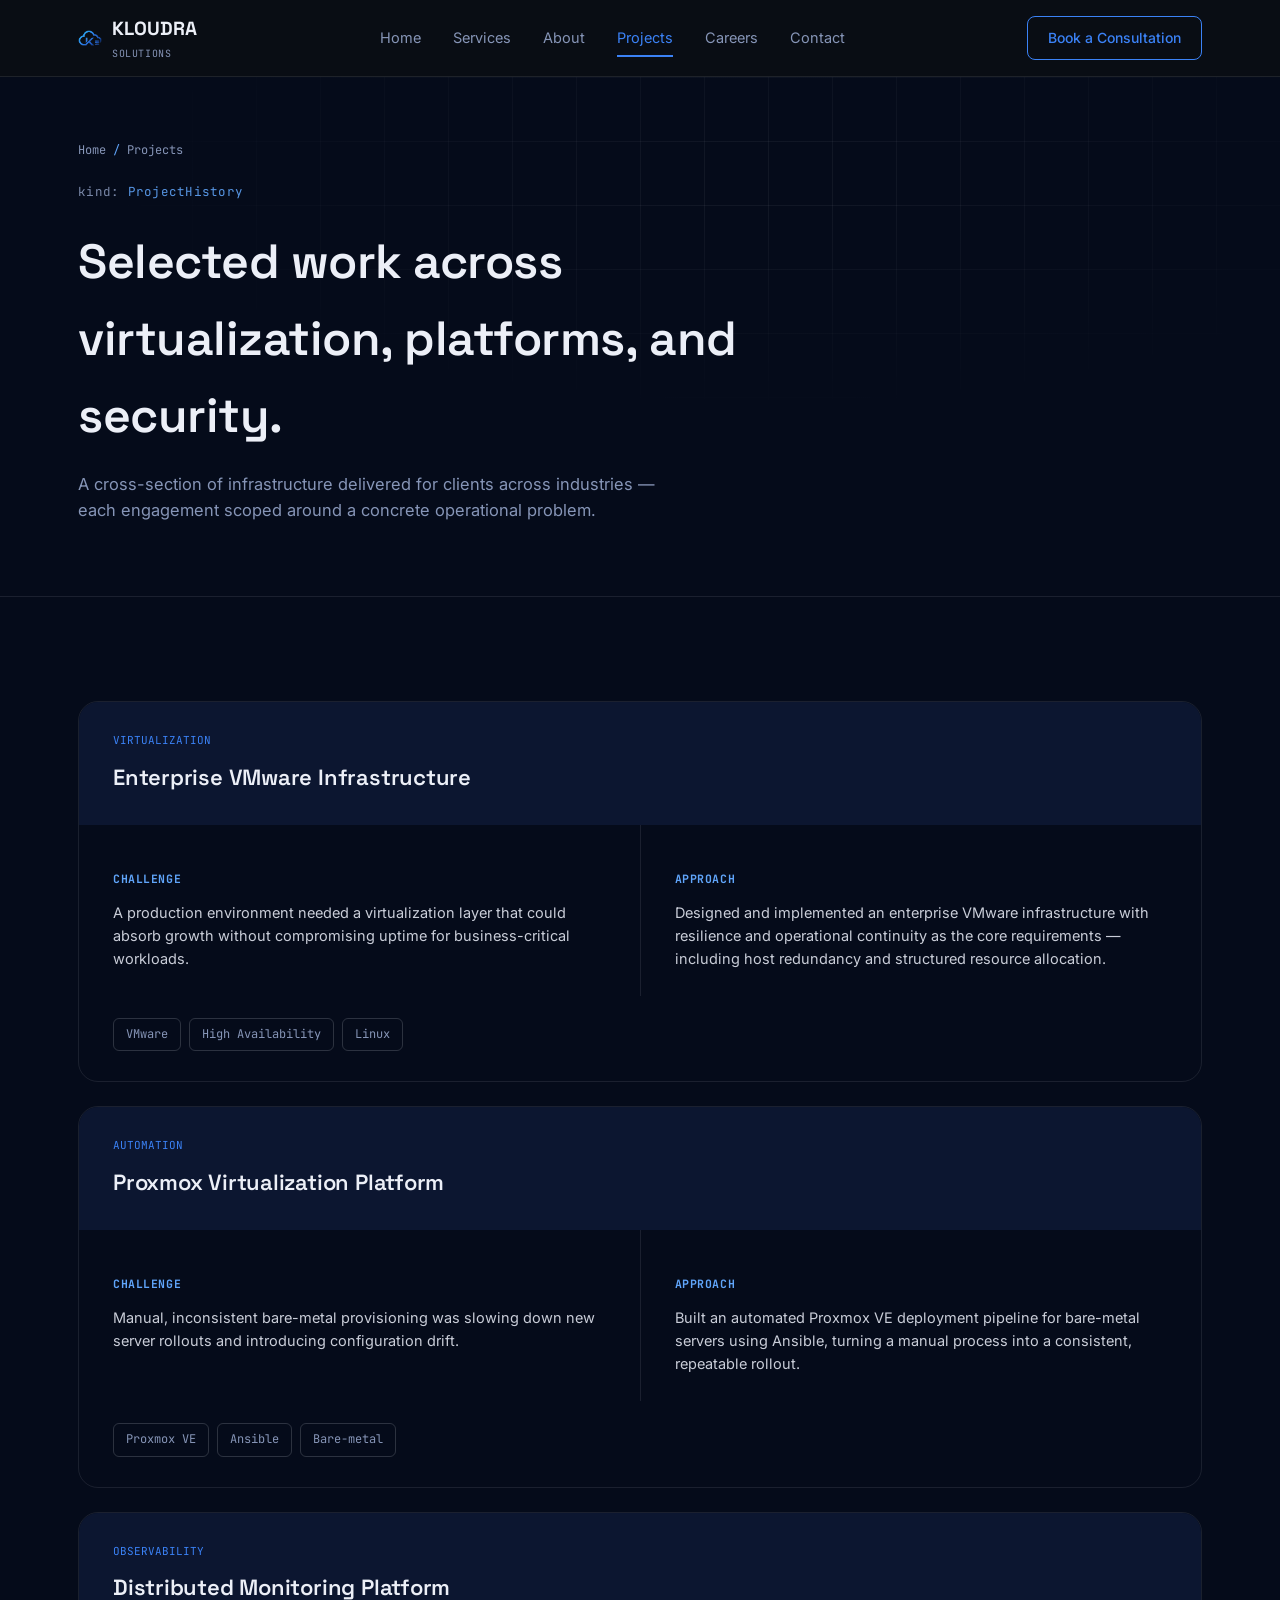
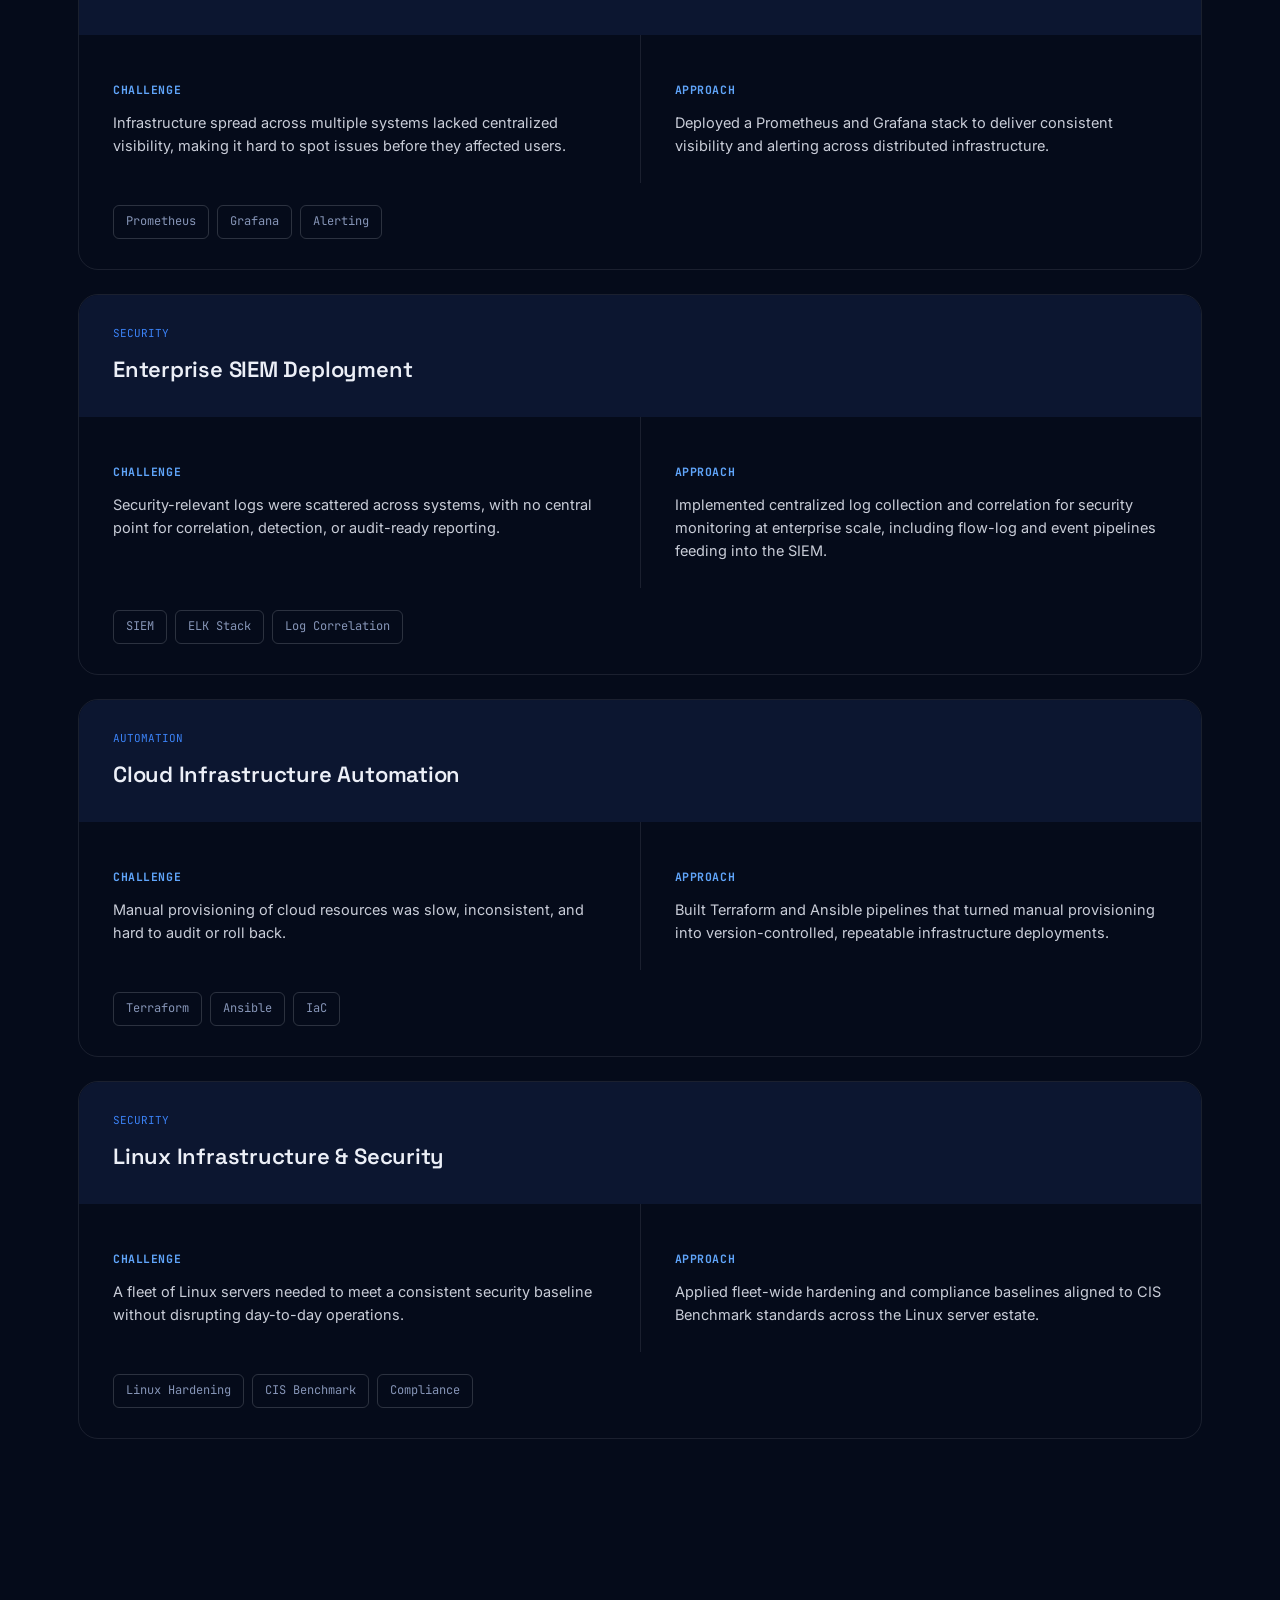
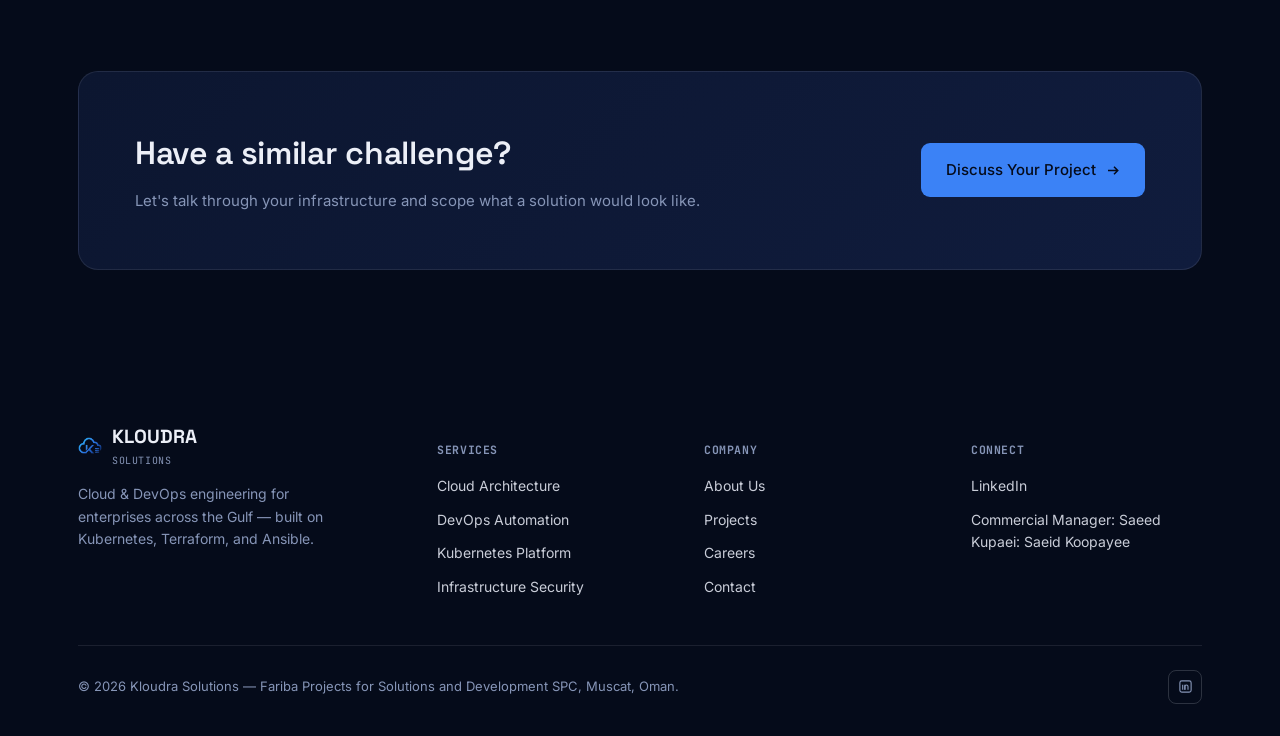
<file: projects.html>
<!DOCTYPE html>
<html lang="en">
<head>
<meta charset="UTF-8">
<meta name="viewport" content="width=device-width, initial-scale=1.0">
<title>Projects | Kloudra Solutions</title>
<meta name="description" content="Selected infrastructure projects delivered by Kloudra Solutions — virtualization, Kubernetes, monitoring, SIEM, automation, and Linux security.">
<link rel="preconnect" href="https://fonts.googleapis.com">
<link rel="preconnect" href="https://fonts.gstatic.com" crossorigin>
<link href="https://fonts.googleapis.com/css2?family=Space+Grotesk:wght@400;500;600;700&family=Inter:wght@400;500;600;700&family=JetBrains+Mono:wght@400;500;600&display=swap" rel="stylesheet">
<link rel="stylesheet" href="styles.css">
</head>
<body>

<header>
  <nav class="wrap">
    <a href="index.html" class="brand">
      <img src="assets/logo-icon.png" alt="Kloudra logo" class="brand-mark">
      <div>KLOUDRA<small>SOLUTIONS</small></div>
    </a>
    <div class="nav-links" id="navLinks">
      <a href="index.html">Home</a>
      <a href="services.html">Services</a>
      <a href="about.html">About</a>
      <a href="projects.html" class="active">Projects</a>
      <a href="careers.html">Careers</a>
      <a href="contact.html">Contact</a>
    </div>
    <div class="nav-right">
      <a class="nav-cta" href="https://calendly.com/faribadevopsprojects/30min" target="_blank" rel="noopener">Book a Consultation</a>
      <button class="nav-toggle" id="navToggle" aria-label="Toggle menu">
        <svg viewBox="0 0 24 24" fill="none" stroke="currentColor" stroke-width="2"><path d="M4 7h16M4 12h16M4 17h16"/></svg>
      </button>
    </div>
  </nav>
</header>

<section class="page-header">
  <div class="hero-grid"></div>
  <div class="wrap" style="position:relative;">
    <div class="crumb"><a href="index.html">Home</a> <span>/</span> Projects</div>
    <div class="manifest"><span><span class="k">kind:</span> <span class="v">ProjectHistory</span></span></div>
    <h1>Selected work across virtualization, platforms, and security.</h1>
    <p>A cross-section of infrastructure delivered for clients across industries — each engagement scoped around a concrete operational problem.</p>
  </div>
</section>

<section style="border-bottom:none;">
  <div class="wrap">

    <div class="case reveal">
      <div class="case-head">
        <div><span class="tag">VIRTUALIZATION</span><h3>Enterprise VMware Infrastructure</h3></div>
      </div>
      <div class="case-body">
        <div class="case-col"><h5>CHALLENGE</h5><p>A production environment needed a virtualization layer that could absorb growth without compromising uptime for business-critical workloads.</p></div>
        <div class="case-col"><h5>APPROACH</h5><p>Designed and implemented an enterprise VMware infrastructure with resilience and operational continuity as the core requirements — including host redundancy and structured resource allocation.</p></div>
      </div>
      <div class="case-chips"><span class="case-chip">VMware</span><span class="case-chip">High Availability</span><span class="case-chip">Linux</span></div>
    </div>

    <div class="case reveal">
      <div class="case-head">
        <div><span class="tag">AUTOMATION</span><h3>Proxmox Virtualization Platform</h3></div>
      </div>
      <div class="case-body">
        <div class="case-col"><h5>CHALLENGE</h5><p>Manual, inconsistent bare-metal provisioning was slowing down new server rollouts and introducing configuration drift.</p></div>
        <div class="case-col"><h5>APPROACH</h5><p>Built an automated Proxmox VE deployment pipeline for bare-metal servers using Ansible, turning a manual process into a consistent, repeatable rollout.</p></div>
      </div>
      <div class="case-chips"><span class="case-chip">Proxmox VE</span><span class="case-chip">Ansible</span><span class="case-chip">Bare-metal</span></div>
    </div>

    <div class="case reveal">
      <div class="case-head">
        <div><span class="tag">OBSERVABILITY</span><h3>Distributed Monitoring Platform</h3></div>
      </div>
      <div class="case-body">
        <div class="case-col"><h5>CHALLENGE</h5><p>Infrastructure spread across multiple systems lacked centralized visibility, making it hard to spot issues before they affected users.</p></div>
        <div class="case-col"><h5>APPROACH</h5><p>Deployed a Prometheus and Grafana stack to deliver consistent visibility and alerting across distributed infrastructure.</p></div>
      </div>
      <div class="case-chips"><span class="case-chip">Prometheus</span><span class="case-chip">Grafana</span><span class="case-chip">Alerting</span></div>
    </div>

    <div class="case reveal">
      <div class="case-head">
        <div><span class="tag">SECURITY</span><h3>Enterprise SIEM Deployment</h3></div>
      </div>
      <div class="case-body">
        <div class="case-col"><h5>CHALLENGE</h5><p>Security-relevant logs were scattered across systems, with no central point for correlation, detection, or audit-ready reporting.</p></div>
        <div class="case-col"><h5>APPROACH</h5><p>Implemented centralized log collection and correlation for security monitoring at enterprise scale, including flow-log and event pipelines feeding into the SIEM.</p></div>
      </div>
      <div class="case-chips"><span class="case-chip">SIEM</span><span class="case-chip">ELK Stack</span><span class="case-chip">Log Correlation</span></div>
    </div>

    <div class="case reveal">
      <div class="case-head">
        <div><span class="tag">AUTOMATION</span><h3>Cloud Infrastructure Automation</h3></div>
      </div>
      <div class="case-body">
        <div class="case-col"><h5>CHALLENGE</h5><p>Manual provisioning of cloud resources was slow, inconsistent, and hard to audit or roll back.</p></div>
        <div class="case-col"><h5>APPROACH</h5><p>Built Terraform and Ansible pipelines that turned manual provisioning into version-controlled, repeatable infrastructure deployments.</p></div>
      </div>
      <div class="case-chips"><span class="case-chip">Terraform</span><span class="case-chip">Ansible</span><span class="case-chip">IaC</span></div>
    </div>

    <div class="case reveal">
      <div class="case-head">
        <div><span class="tag">SECURITY</span><h3>Linux Infrastructure &amp; Security</h3></div>
      </div>
      <div class="case-body">
        <div class="case-col"><h5>CHALLENGE</h5><p>A fleet of Linux servers needed to meet a consistent security baseline without disrupting day-to-day operations.</p></div>
        <div class="case-col"><h5>APPROACH</h5><p>Applied fleet-wide hardening and compliance baselines aligned to CIS Benchmark standards across the Linux server estate.</p></div>
      </div>
      <div class="case-chips"><span class="case-chip">Linux Hardening</span><span class="case-chip">CIS Benchmark</span><span class="case-chip">Compliance</span></div>
    </div>

  </div>
</section>

<section style="border-bottom:none;">
  <div class="wrap">
    <div class="cta-band reveal">
      <div>
        <h2>Have a similar challenge?</h2>
        <p>Let's talk through your infrastructure and scope what a solution would look like.</p>
      </div>
      <a class="btn btn-primary" href="contact.html">Discuss Your Project
        <svg viewBox="0 0 20 20" fill="none" stroke="currentColor" stroke-width="2"><path d="M4 10h12M12 5l5 5-5 5"/></svg>
      </a>
    </div>
  </div>
</section>

<footer>
  <div class="wrap">
    <div class="foot-grid">
      <div class="foot-brand">
        <div class="brand">
          <img src="assets/logo-icon.png" alt="Kloudra logo" class="brand-mark">
          <div>KLOUDRA<small>SOLUTIONS</small></div>
        </div>
        <p>Cloud &amp; DevOps engineering for enterprises across the Gulf — built on Kubernetes, Terraform, and Ansible.</p>
      </div>
      <div class="foot-col">
        <h5>SERVICES</h5>
        <a href="services.html#cloud">Cloud Architecture</a>
        <a href="services.html#devops">DevOps Automation</a>
        <a href="services.html#kubernetes">Kubernetes Platform</a>
        <a href="services.html#security">Infrastructure Security</a>
      </div>
      <div class="foot-col">
        <h5>COMPANY</h5>
        <a href="about.html">About Us</a>
        <a href="projects.html">Projects</a>
        <a href="careers.html">Careers</a>
        <a href="contact.html">Contact</a>
      </div>
      <div class="foot-col">
        <h5>CONNECT</h5>
        <a href="https://www.linkedin.com/company/kloudrasolutions" target="_blank" rel="noopener">LinkedIn</a>
        <a href="tel:+4915158860008">Commercial Manager: Saeed Kupaei: Saeid Koopayee</a>
      </div>
    </div>
    <div class="foot-inner">
      <span class="copy">© <span id="year"></span> Kloudra Solutions — Fariba Projects for Solutions and Development SPC, Muscat, Oman.</span>
      <div class="foot-social">
        <a href="https://www.linkedin.com/company/kloudrasolutions" target="_blank" rel="noopener" aria-label="LinkedIn"><svg viewBox="0 0 24 24" fill="none" stroke="currentColor" stroke-width="1.8"><rect x="3" y="3" width="18" height="18" rx="3"/><line x1="7.5" y1="9" x2="7.5" y2="17"/><path d="M11 17v-5a2.5 2.5 0 0 1 5 0v5"/><line x1="11" y1="9" x2="11" y2="17"/></svg></a>
      </div>
    </div>
  </div>
</footer>

<script src="script.js"></script>
</body>
</html>
</file>
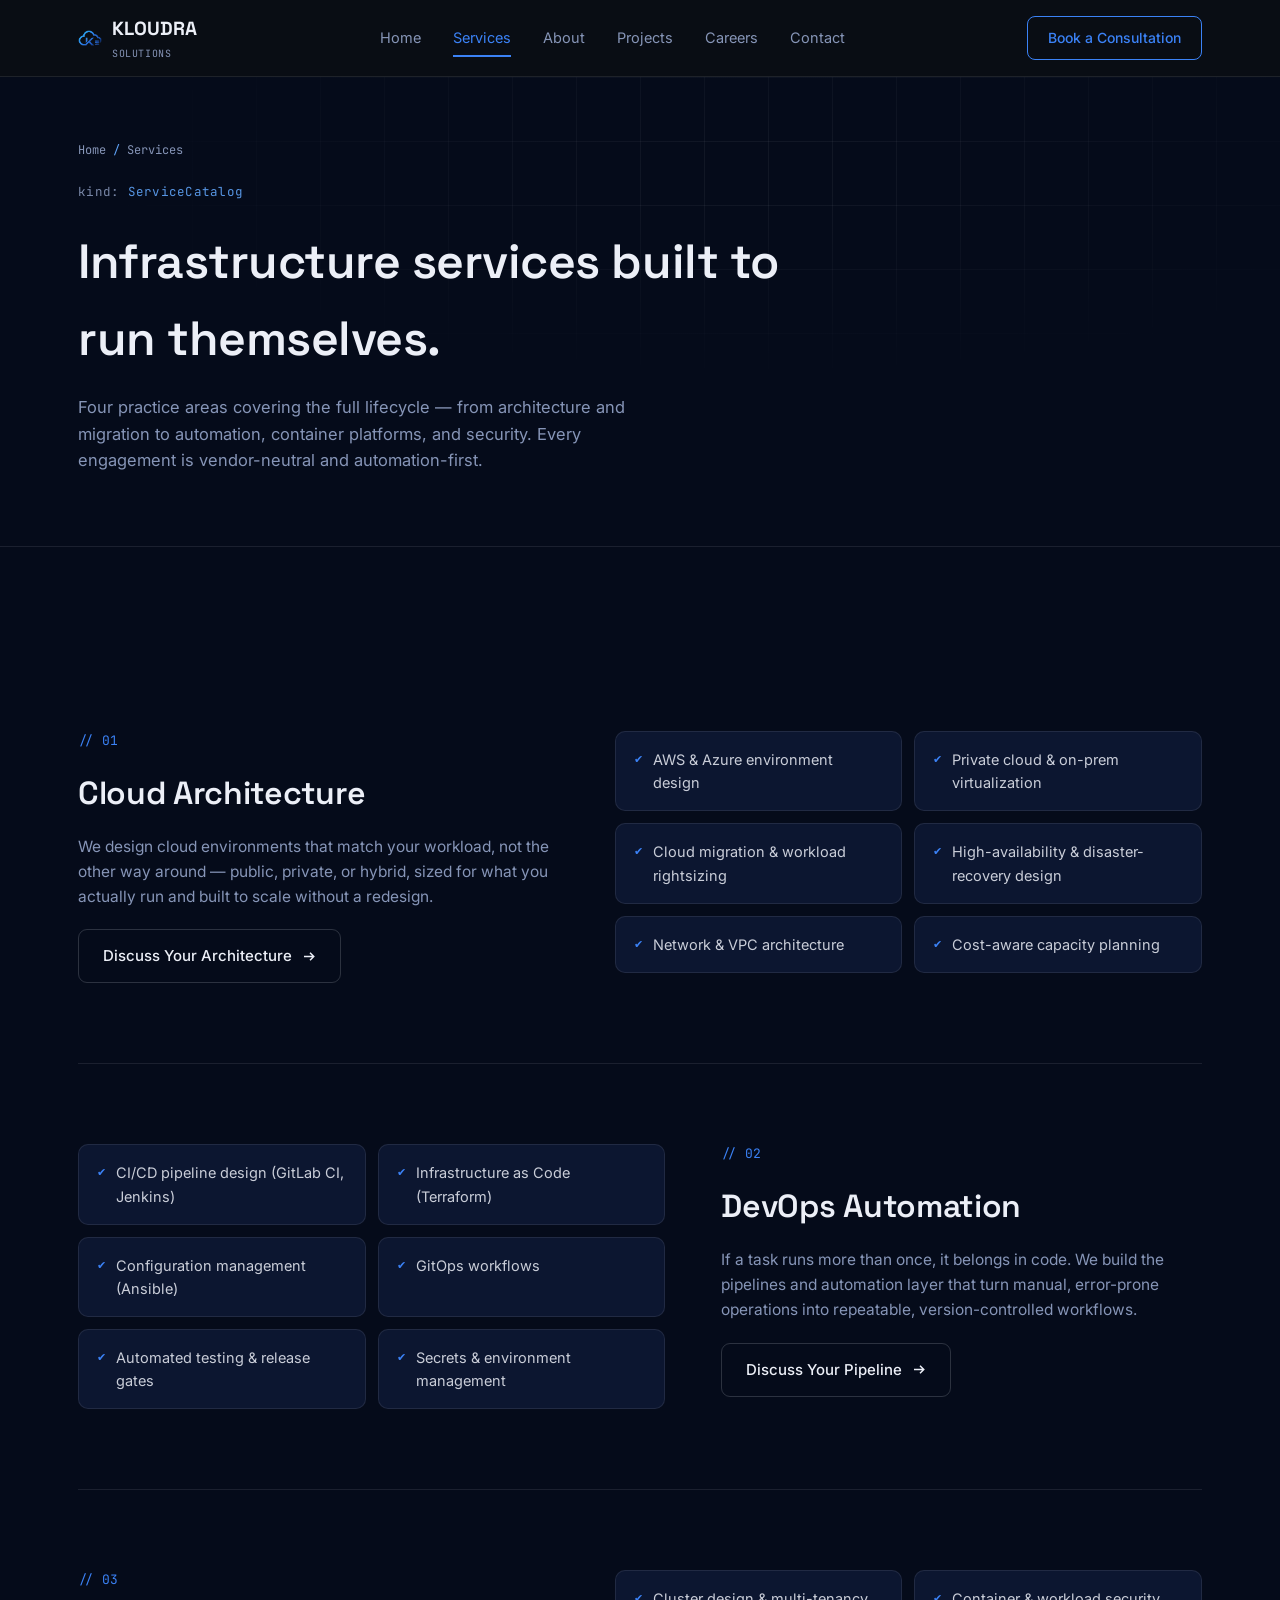
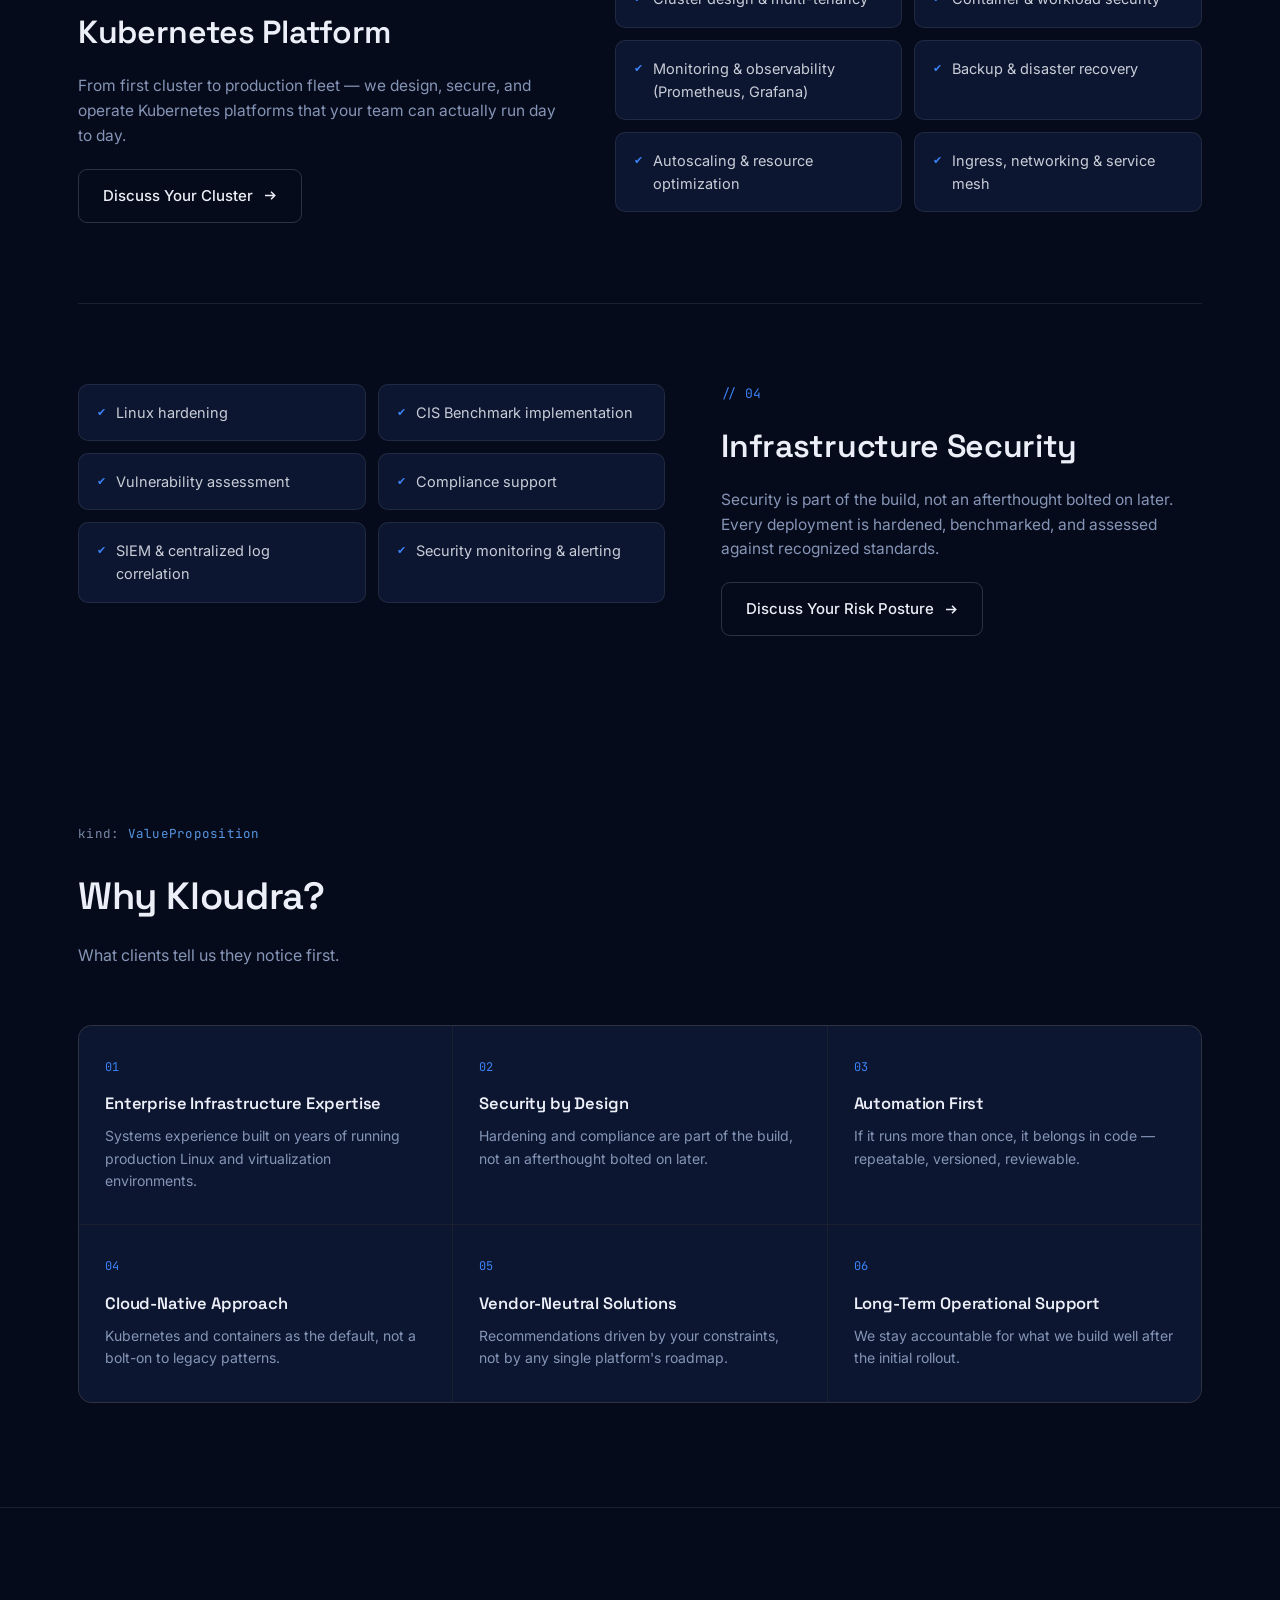
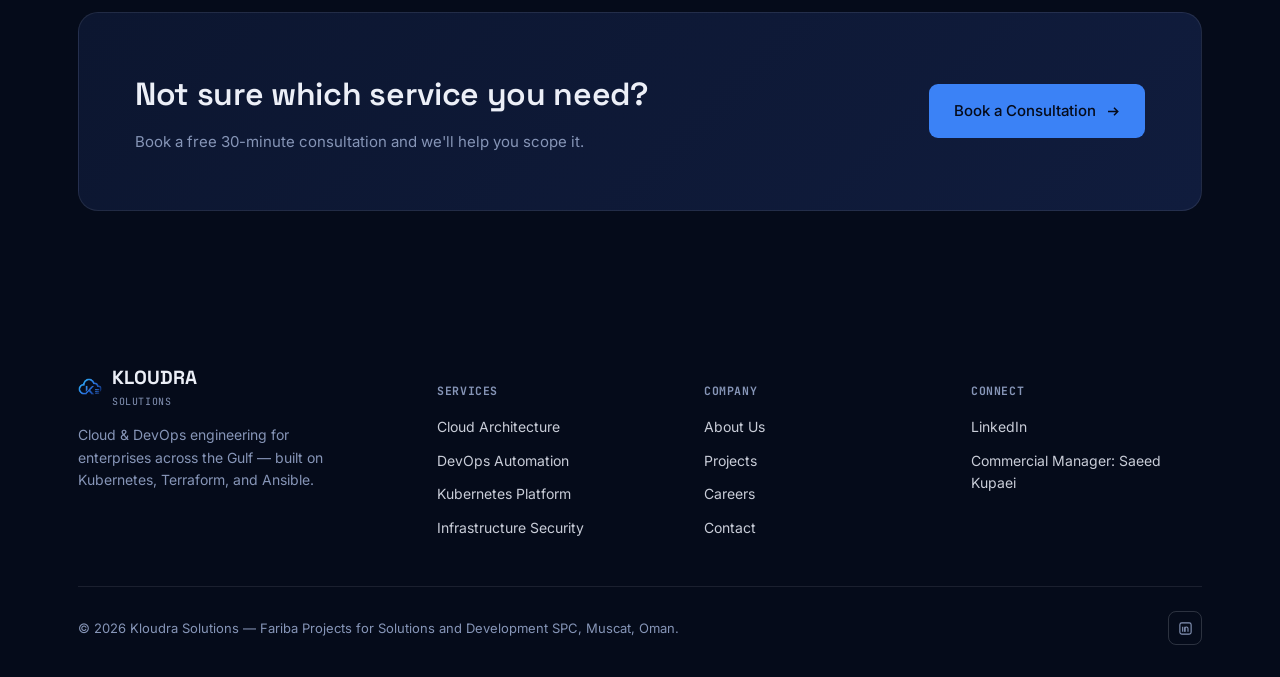
<file: services.html>
<!DOCTYPE html>
<html lang="en">
<head>
<meta charset="UTF-8">
<meta name="viewport" content="width=device-width, initial-scale=1.0">
<title>Services | Kloudra Solutions</title>
<meta name="description" content="Cloud architecture, DevOps automation, Kubernetes platform engineering, and infrastructure security — Kloudra Solutions' service catalog.">
<link rel="preconnect" href="https://fonts.googleapis.com">
<link rel="preconnect" href="https://fonts.gstatic.com" crossorigin>
<link href="https://fonts.googleapis.com/css2?family=Space+Grotesk:wght@400;500;600;700&family=Inter:wght@400;500;600;700&family=JetBrains+Mono:wght@400;500;600&display=swap" rel="stylesheet">
<link rel="stylesheet" href="styles.css">
</head>
<body>

<header>
  <nav class="wrap">
    <a href="index.html" class="brand">
      <img src="assets/logo-icon.png" alt="Kloudra logo" class="brand-mark">
      <div>KLOUDRA<small>SOLUTIONS</small></div>
    </a>
    <div class="nav-links" id="navLinks">
      <a href="index.html">Home</a>
      <a href="services.html" class="active">Services</a>
      <a href="about.html">About</a>
      <a href="projects.html">Projects</a>
      <a href="careers.html">Careers</a>
      <a href="contact.html">Contact</a>
    </div>
    <div class="nav-right">
      <a class="nav-cta" href="https://calendly.com/faribadevopsprojects/30min" target="_blank" rel="noopener">Book a Consultation</a>
      <button class="nav-toggle" id="navToggle" aria-label="Toggle menu">
        <svg viewBox="0 0 24 24" fill="none" stroke="currentColor" stroke-width="2"><path d="M4 7h16M4 12h16M4 17h16"/></svg>
      </button>
    </div>
  </nav>
</header>

<section class="page-header">
  <div class="hero-grid"></div>
  <div class="wrap" style="position:relative;">
    <div class="crumb"><a href="index.html">Home</a> <span>/</span> Services</div>
    <div class="manifest"><span><span class="k">kind:</span> <span class="v">ServiceCatalog</span></span></div>
    <h1>Infrastructure services built to run themselves.</h1>
    <p>Four practice areas covering the full lifecycle — from architecture and migration to automation, container platforms, and security. Every engagement is vendor-neutral and automation-first.</p>
  </div>
</section>

<section style="padding-bottom:0; border-bottom:none;">
  <div class="wrap">

    <div class="svc-detail reveal" id="cloud">
      <div>
        <span class="num-tag">// 01</span>
        <h2>Cloud Architecture</h2>
        <p>We design cloud environments that match your workload, not the other way around — public, private, or hybrid, sized for what you actually run and built to scale without a redesign.</p>
        <a class="btn btn-ghost" href="contact.html">Discuss Your Architecture
          <svg viewBox="0 0 20 20" fill="none" stroke="currentColor" stroke-width="2"><path d="M4 10h12M12 5l5 5-5 5"/></svg>
        </a>
      </div>
      <div class="cap-grid">
        <div class="cap-item">AWS &amp; Azure environment design</div>
        <div class="cap-item">Private cloud &amp; on-prem virtualization</div>
        <div class="cap-item">Cloud migration &amp; workload rightsizing</div>
        <div class="cap-item">High-availability &amp; disaster-recovery design</div>
        <div class="cap-item">Network &amp; VPC architecture</div>
        <div class="cap-item">Cost-aware capacity planning</div>
      </div>
    </div>

    <div class="svc-detail reveal" id="devops">
      <div>
        <span class="num-tag">// 02</span>
        <h2>DevOps Automation</h2>
        <p>If a task runs more than once, it belongs in code. We build the pipelines and automation layer that turn manual, error-prone operations into repeatable, version-controlled workflows.</p>
        <a class="btn btn-ghost" href="contact.html">Discuss Your Pipeline
          <svg viewBox="0 0 20 20" fill="none" stroke="currentColor" stroke-width="2"><path d="M4 10h12M12 5l5 5-5 5"/></svg>
        </a>
      </div>
      <div class="cap-grid">
        <div class="cap-item">CI/CD pipeline design (GitLab CI, Jenkins)</div>
        <div class="cap-item">Infrastructure as Code (Terraform)</div>
        <div class="cap-item">Configuration management (Ansible)</div>
        <div class="cap-item">GitOps workflows</div>
        <div class="cap-item">Automated testing &amp; release gates</div>
        <div class="cap-item">Secrets &amp; environment management</div>
      </div>
    </div>

    <div class="svc-detail reveal" id="kubernetes">
      <div>
        <span class="num-tag">// 03</span>
        <h2>Kubernetes Platform</h2>
        <p>From first cluster to production fleet — we design, secure, and operate Kubernetes platforms that your team can actually run day to day.</p>
        <a class="btn btn-ghost" href="contact.html">Discuss Your Cluster
          <svg viewBox="0 0 20 20" fill="none" stroke="currentColor" stroke-width="2"><path d="M4 10h12M12 5l5 5-5 5"/></svg>
        </a>
      </div>
      <div class="cap-grid">
        <div class="cap-item">Cluster design &amp; multi-tenancy</div>
        <div class="cap-item">Container &amp; workload security</div>
        <div class="cap-item">Monitoring &amp; observability (Prometheus, Grafana)</div>
        <div class="cap-item">Backup &amp; disaster recovery</div>
        <div class="cap-item">Autoscaling &amp; resource optimization</div>
        <div class="cap-item">Ingress, networking &amp; service mesh</div>
      </div>
    </div>

    <div class="svc-detail reveal" id="security">
      <div>
        <span class="num-tag">// 04</span>
        <h2>Infrastructure Security</h2>
        <p>Security is part of the build, not an afterthought bolted on later. Every deployment is hardened, benchmarked, and assessed against recognized standards.</p>
        <a class="btn btn-ghost" href="contact.html">Discuss Your Risk Posture
          <svg viewBox="0 0 20 20" fill="none" stroke="currentColor" stroke-width="2"><path d="M4 10h12M12 5l5 5-5 5"/></svg>
        </a>
      </div>
      <div class="cap-grid">
        <div class="cap-item">Linux hardening</div>
        <div class="cap-item">CIS Benchmark implementation</div>
        <div class="cap-item">Vulnerability assessment</div>
        <div class="cap-item">Compliance support</div>
        <div class="cap-item">SIEM &amp; centralized log correlation</div>
        <div class="cap-item">Security monitoring &amp; alerting</div>
      </div>
    </div>

  </div>
</section>

<section id="why">
  <div class="wrap">
    <div class="section-head reveal">
      <div class="manifest"><span><span class="k">kind:</span> <span class="v">ValueProposition</span></span></div>
      <h2>Why Kloudra?</h2>
      <p>What clients tell us they notice first.</p>
    </div>
    <div class="why-grid">
      <div class="why-item reveal"><span class="idx">01</span><h4>Enterprise Infrastructure Expertise</h4><p>Systems experience built on years of running production Linux and virtualization environments.</p></div>
      <div class="why-item reveal"><span class="idx">02</span><h4>Security by Design</h4><p>Hardening and compliance are part of the build, not an afterthought bolted on later.</p></div>
      <div class="why-item reveal"><span class="idx">03</span><h4>Automation First</h4><p>If it runs more than once, it belongs in code — repeatable, versioned, reviewable.</p></div>
      <div class="why-item reveal"><span class="idx">04</span><h4>Cloud-Native Approach</h4><p>Kubernetes and containers as the default, not a bolt-on to legacy patterns.</p></div>
      <div class="why-item reveal"><span class="idx">05</span><h4>Vendor-Neutral Solutions</h4><p>Recommendations driven by your constraints, not by any single platform's roadmap.</p></div>
      <div class="why-item reveal"><span class="idx">06</span><h4>Long-Term Operational Support</h4><p>We stay accountable for what we build well after the initial rollout.</p></div>
    </div>
  </div>
</section>

<section style="border-bottom:none;">
  <div class="wrap">
    <div class="cta-band reveal">
      <div>
        <h2>Not sure which service you need?</h2>
        <p>Book a free 30-minute consultation and we'll help you scope it.</p>
      </div>
      <a class="btn btn-primary" href="https://calendly.com/faribadevopsprojects/30min" target="_blank" rel="noopener">Book a Consultation
        <svg viewBox="0 0 20 20" fill="none" stroke="currentColor" stroke-width="2"><path d="M4 10h12M12 5l5 5-5 5"/></svg>
      </a>
    </div>
  </div>
</section>

<footer>
  <div class="wrap">
    <div class="foot-grid">
      <div class="foot-brand">
        <div class="brand">
          <img src="assets/logo-icon.png" alt="Kloudra logo" class="brand-mark">
          <div>KLOUDRA<small>SOLUTIONS</small></div>
        </div>
        <p>Cloud &amp; DevOps engineering for enterprises across the Gulf — built on Kubernetes, Terraform, and Ansible.</p>
      </div>
      <div class="foot-col">
        <h5>SERVICES</h5>
        <a href="services.html#cloud">Cloud Architecture</a>
        <a href="services.html#devops">DevOps Automation</a>
        <a href="services.html#kubernetes">Kubernetes Platform</a>
        <a href="services.html#security">Infrastructure Security</a>
      </div>
      <div class="foot-col">
        <h5>COMPANY</h5>
        <a href="about.html">About Us</a>
        <a href="projects.html">Projects</a>
        <a href="careers.html">Careers</a>
        <a href="contact.html">Contact</a>
      </div>
      <div class="foot-col">
        <h5>CONNECT</h5>
        <a href="https://www.linkedin.com/company/kloudrasolutions" target="_blank" rel="noopener">LinkedIn</a>
        <a href="tel:+4915158860008">Commercial Manager: Saeed Kupaei</a>
      </div>
    </div>
    <div class="foot-inner">
      <span class="copy">© <span id="year"></span> Kloudra Solutions — Fariba Projects for Solutions and Development SPC, Muscat, Oman.</span>
      <div class="foot-social">
        <a href="https://www.linkedin.com/company/kloudrasolutions" target="_blank" rel="noopener" aria-label="LinkedIn"><svg viewBox="0 0 24 24" fill="none" stroke="currentColor" stroke-width="1.8"><rect x="3" y="3" width="18" height="18" rx="3"/><line x1="7.5" y1="9" x2="7.5" y2="17"/><path d="M11 17v-5a2.5 2.5 0 0 1 5 0v5"/><line x1="11" y1="9" x2="11" y2="17"/></svg></a>
      </div>
    </div>
  </div>
</footer>

<script src="script.js"></script>
</body>
</html>
</file>
<file: styles.css>
/* =========================================================
   Kloudra Solutions — shared stylesheet
   ========================================================= */

:root{
  --ink:#050B1A;
  --panel:#0C1630;
  --panel-2:#101C3D;
  --gold:#3B82F6;
  --gold-dim:#2563EB;
  --cyan:#60A5FA;
  --paper:#ECEFF7;
  --fog:#8695B7;
  --line: rgba(236,239,247,0.09);
  --line-strong: rgba(236,239,247,0.17);
  --radius: 14px;
  --maxw: 1180px;
}

*{ box-sizing:border-box; }
html{ scroll-behavior:smooth; }
body{
  margin:0;
  background:var(--ink);
  color:var(--paper);
  font-family:'Inter', -apple-system, BlinkMacSystemFont, sans-serif;
  line-height:1.6;
  -webkit-font-smoothing:antialiased;
}
::selection{ background:var(--gold); color:var(--ink); }

h1,h2,h3,h4{ font-family:'Space Grotesk', sans-serif; font-weight:600; margin:0; letter-spacing:-0.01em; }
a{ color:inherit; text-decoration:none; }
img{ max-width:100%; display:block; }
.mono{ font-family:'JetBrains Mono', monospace; }

.wrap{ max-width:var(--maxw); margin:0 auto; padding:0 28px; }

a:focus-visible, button:focus-visible, input:focus-visible, textarea:focus-visible{
  outline:2px solid var(--cyan); outline-offset:3px; border-radius:4px;
}

/* ---------- manifest / eyebrow ---------- */
.manifest{
  font-family:'JetBrains Mono', monospace;
  font-size:12.5px;
  color:var(--cyan);
  letter-spacing:0.02em;
  display:inline-flex;
  flex-direction:column;
  gap:2px;
  margin-bottom:22px;
  opacity:0.9;
}
.manifest .k{ color:var(--fog); }
.manifest .v{ color:var(--cyan); }

/* ---------- header / nav ---------- */
header{
  position:sticky; top:0; z-index:50;
  background:rgba(11,14,20,0.86);
  backdrop-filter:blur(10px);
  border-bottom:1px solid var(--line);
}
nav.wrap{ display:flex; align-items:center; justify-content:space-between; height:76px; }
.brand{ display:flex; align-items:center; gap:10px; font-family:'Space Grotesk', sans-serif; font-weight:700; font-size:19px; }
.brand-mark{
  width:24px; height:24px; flex:none; object-fit:contain;
  animation:brand-pulse 4s ease-in-out infinite;
}
@keyframes brand-pulse{ 0%,100%{ transform:scale(1); } 50%{ transform:scale(1.1); } }
@media (prefers-reduced-motion: reduce){ .brand-mark{ animation:none !important; } }

/* ---------- hero logo (replaces old sun emblem) ---------- */
.hero-logo-wrap{ position:relative; display:flex; align-items:center; justify-content:center; aspect-ratio:1/1; }
.hero-logo-glow{
  position:absolute; width:60%; height:60%; border-radius:50%;
  background:radial-gradient(circle, rgba(59,130,246,0.35), rgba(59,130,246,0) 70%);
  filter:blur(10px);
  animation:glow-pulse 5s ease-in-out infinite;
}
.hero-logo-ring{
  position:absolute; inset:12%; border:1px solid var(--line-strong); border-radius:50%;
}
.hero-logo-ring.r2{ inset:22%; border-color:var(--line); }
.hero-logo-wrap img{
  position:relative; width:38%; z-index:2;
  animation:logo-float 6s ease-in-out infinite;
  filter:drop-shadow(0 20px 40px rgba(37,99,235,0.35));
}
@keyframes logo-float{ 0%,100%{ transform:translateY(0) rotate(0deg); } 50%{ transform:translateY(-12px) rotate(3deg); } }
@keyframes glow-pulse{ 0%,100%{ opacity:0.7; } 50%{ opacity:1; } }
@media (prefers-reduced-motion: reduce){ .hero-logo-wrap img, .hero-logo-glow{ animation:none !important; } }
.brand small{ display:block; font-family:'JetBrains Mono', monospace; font-weight:400; font-size:10px; color:var(--fog); letter-spacing:0.06em; margin-top:1px; }

.nav-links{ display:flex; align-items:center; gap:32px; font-size:14.5px; color:var(--fog); }
.nav-links a{ transition:color .18s ease; position:relative; padding:4px 0; }
.nav-links a:hover{ color:var(--paper); }
.nav-links a.active{ color:var(--gold); }
.nav-links a.active::after{
  content:""; position:absolute; left:0; right:0; bottom:-3px; height:1.5px; background:var(--gold);
}

.nav-right{ display:flex; align-items:center; gap:16px; }
.nav-cta{
  padding:10px 20px; border:1px solid var(--gold); border-radius:8px;
  color:var(--gold) !important; font-size:14px; font-weight:500;
  transition:background .18s ease, color .18s ease; white-space:nowrap;
}
.nav-cta:hover{ background:var(--gold); color:var(--ink) !important; }

.nav-toggle{
  display:none; background:none; border:1px solid var(--line-strong); border-radius:8px;
  width:42px; height:42px; align-items:center; justify-content:center; color:var(--paper); cursor:pointer;
}
.nav-toggle svg{ width:20px; height:20px; }

@media (max-width:900px){
  .nav-links{
    position:fixed; inset:76px 0 0 0; background:var(--ink);
    flex-direction:column; align-items:flex-start; gap:0; padding:12px 28px 28px;
    transform:translateY(-8px); opacity:0; pointer-events:none; transition:opacity .2s ease, transform .2s ease;
    border-bottom:1px solid var(--line);
  }
  .nav-links.open{ opacity:1; pointer-events:auto; transform:translateY(0); }
  .nav-links a{ width:100%; padding:14px 0; border-top:1px solid var(--line); font-size:16px; }
  .nav-links a:first-child{ border-top:none; }
  .nav-toggle{ display:flex; }
}

/* ---------- buttons ---------- */
.btn{
  display:inline-flex; align-items:center; gap:9px; padding:14px 24px; border-radius:9px;
  font-size:15px; font-weight:500; transition:transform .18s ease, box-shadow .18s ease, background .18s ease, color .18s ease;
  border:1px solid transparent; cursor:pointer; font-family:inherit;
}
.btn-primary{ background:var(--gold); color:var(--ink); }
.btn-primary:hover{ background:var(--gold-dim); box-shadow:0 8px 24px rgba(232,163,61,0.18); transform:translateY(-1px); }
.btn-ghost{ border-color:var(--line-strong); color:var(--paper); background:transparent; }
.btn-ghost:hover{ border-color:var(--cyan); color:var(--cyan); }
.btn svg{ width:15px; height:15px; }

/* ---------- page header (inner pages) ---------- */
.page-header{
  padding:64px 0 56px; border-bottom:1px solid var(--line); position:relative; overflow:hidden;
}
.page-header .hero-grid{ opacity:0.6; }
.page-header h1{ font-size:clamp(32px,4.4vw,48px); margin-bottom:14px; max-width:760px; }
.page-header p{ color:var(--fog); font-size:16.5px; max-width:600px; }
.crumb{ font-family:'JetBrains Mono', monospace; font-size:12px; color:var(--fog); margin-bottom:18px; }
.crumb span{ color:var(--cyan); }

.hero-grid{
  position:absolute; inset:0;
  background-image:linear-gradient(var(--line) 1px, transparent 1px), linear-gradient(90deg, var(--line) 1px, transparent 1px);
  background-size:64px 64px;
  -webkit-mask-image:radial-gradient(ellipse 70% 60% at 60% 20%, #000 10%, transparent 75%);
  mask-image:radial-gradient(ellipse 70% 60% at 60% 20%, #000 10%, transparent 75%);
  pointer-events:none;
}

/* ---------- hero (home) ---------- */
.hero{ position:relative; padding:96px 0 110px; overflow:hidden; border-bottom:1px solid var(--line); }
.hero-inner{ position:relative; display:grid; grid-template-columns:1.05fr 0.95fr; gap:48px; align-items:center; }
.hero h1{ font-size:clamp(38px,5vw,60px); line-height:1.04; margin-bottom:22px; }
.hero h1 em{ font-style:normal; color:var(--gold); }
.hero p.lede{ font-size:18px; color:#C9CDD8; max-width:520px; margin-bottom:14px; }
.hero .locale{ font-family:'JetBrains Mono', monospace; font-size:13px; color:var(--fog); margin-bottom:36px; }
.hero .locale .dot{ color:var(--cyan); }
.hero-ctas{ display:flex; gap:14px; flex-wrap:wrap; }



/* ---------- section shell ---------- */
section{ padding:104px 0; border-bottom:1px solid var(--line); }
.section-head{ max-width:640px; margin-bottom:56px; }
.section-head h2{ font-size:clamp(28px,3.4vw,38px); margin-bottom:14px; }
.section-head p{ color:var(--fog); font-size:16px; }
.section-head.center{ margin-left:auto; margin-right:auto; text-align:center; }

/* ---------- about / stats ---------- */
.about-layout{ display:grid; grid-template-columns:1fr 1fr; gap:60px; align-items:start; }
.about-layout p{ color:#C9CDD8; font-size:16.5px; margin-bottom:16px; }
.stat-grid{ display:grid; grid-template-columns:1fr 1fr; gap:1px; background:var(--line); border:1px solid var(--line); border-radius:var(--radius); overflow:hidden; }
.stat{ background:var(--panel); padding:28px 24px; }
.stat .num{ font-family:'Space Grotesk', sans-serif; font-size:34px; font-weight:700; color:var(--gold); display:block; margin-bottom:6px; }
.stat .label{ font-family:'JetBrains Mono', monospace; font-size:12px; color:var(--fog); letter-spacing:0.02em; }

/* ---------- services (cards, grid) ---------- */
.svc-grid{ display:grid; grid-template-columns:repeat(3, 1fr); gap:20px; }
.svc-card{ background:var(--panel); border:1px solid var(--line); border-radius:var(--radius); padding:30px 26px; transition:border-color .2s ease, transform .2s ease; }
.svc-card:hover{ border-color:var(--line-strong); transform:translateY(-3px); }
.svc-icon{ width:40px; height:40px; margin-bottom:20px; color:var(--cyan); }
.svc-card h3{ font-size:19px; margin-bottom:16px; }
.svc-card ul{ list-style:none; margin:0; padding:0; }
.svc-card li{ font-size:14.5px; color:#B8BECC; padding:7px 0 7px 20px; position:relative; border-top:1px solid var(--line); }
.svc-card li:first-child{ border-top:none; }
.svc-card li::before{ content:""; position:absolute; left:0; top:15px; width:6px; height:6px; background:var(--gold); transform:rotate(45deg); }
.svc-card a.more{ display:inline-flex; align-items:center; gap:6px; margin-top:18px; font-size:13.5px; color:var(--cyan); }

/* ---------- service detail blocks (services.html) ---------- */
.svc-detail{ display:grid; grid-template-columns:0.9fr 1.1fr; gap:56px; align-items:start; padding:80px 0; border-bottom:1px solid var(--line); }
.svc-detail:last-child{ border-bottom:none; }
.svc-detail:nth-child(even){ direction:rtl; }
.svc-detail:nth-child(even) > *{ direction:ltr; }
.svc-detail .num-tag{ font-family:'JetBrains Mono', monospace; font-size:13px; color:var(--gold); display:block; margin-bottom:16px; }
.svc-detail h2{ font-size:clamp(24px,3vw,32px); margin-bottom:16px; }
.svc-detail > div:first-child p{ color:var(--fog); font-size:15.5px; margin-bottom:20px; }
.cap-grid{ display:grid; grid-template-columns:1fr 1fr; gap:12px; }
.cap-item{ background:var(--panel); border:1px solid var(--line); border-radius:10px; padding:16px 18px; font-size:14.5px; color:#C9CDD8; display:flex; align-items:flex-start; gap:10px; }
.cap-item::before{ content:"✔"; color:var(--gold); font-size:11px; margin-top:3px; }

/* ---------- why ---------- */
.why-grid{ display:grid; grid-template-columns:repeat(3, 1fr); gap:1px; background:var(--line); border:1px solid var(--line); border-radius:var(--radius); overflow:hidden; }
.why-item{ background:var(--panel); padding:32px 26px; }
.why-item .idx{ font-family:'JetBrains Mono', monospace; font-size:12px; color:var(--gold); display:block; margin-bottom:14px; }
.why-item h4{ font-size:16.5px; margin-bottom:8px; }
.why-item p{ font-size:14px; color:var(--fog); margin:0; }

/* ---------- projects ---------- */
.proj-grid{ display:grid; grid-template-columns:repeat(2, 1fr); gap:16px; }
.proj-card{ border:1px solid var(--line); border-radius:var(--radius); padding:26px 26px; display:flex; justify-content:space-between; align-items:flex-start; gap:18px; transition:background .2s ease, border-color .2s ease; }
.proj-card:hover{ background:var(--panel); border-color:var(--line-strong); }
.proj-card .tag{ font-family:'JetBrains Mono', monospace; font-size:11px; color:var(--fog); margin-bottom:10px; display:block; }
.proj-card h4{ font-size:17.5px; margin-bottom:8px; }
.proj-card p{ font-size:14px; color:var(--fog); margin:0; max-width:440px; }
.proj-card .arrow{ color:var(--cyan); flex:none; margin-top:6px; }

/* ---------- case studies (projects.html) ---------- */
.case{ border:1px solid var(--line); border-radius:20px; overflow:hidden; margin-bottom:24px; }
.case-head{ padding:30px 34px; background:var(--panel); display:flex; justify-content:space-between; align-items:flex-start; gap:20px; flex-wrap:wrap; }
.case-head .tag{ font-family:'JetBrains Mono', monospace; font-size:11px; color:var(--gold); margin-bottom:10px; display:block; }
.case-head h3{ font-size:22px; }
.case-body{ display:grid; grid-template-columns:1fr 1fr; gap:1px; background:var(--line); }
.case-col{ background:var(--ink); padding:26px 34px; }
.case-col h5{ font-family:'JetBrains Mono', monospace; font-size:11.5px; color:var(--cyan); letter-spacing:0.05em; margin-bottom:12px; }
.case-col p{ font-size:14.5px; color:#C9CDD8; margin:0; }
.case-chips{ display:flex; flex-wrap:wrap; gap:8px; padding:22px 34px 30px; }
.case-chip{ font-family:'JetBrains Mono', monospace; font-size:12px; color:var(--fog); border:1px solid var(--line-strong); border-radius:6px; padding:6px 12px; }

/* ---------- stack ---------- */
.stack-row{ display:flex; flex-wrap:wrap; gap:10px; }
.stack-tag{ font-family:'JetBrains Mono', monospace; font-size:13px; color:#C9CDD8; border:1px solid var(--line-strong); border-radius:7px; padding:9px 15px; }

/* ---------- security ---------- */
.security{ background:var(--panel); border:1px solid var(--line); border-radius:20px; padding:56px; display:grid; grid-template-columns:1fr 1fr; gap:44px; align-items:center; }
.security .manifest{ margin-bottom:18px; }
.security h2{ font-size:30px; margin-bottom:16px; }
.security p{ color:var(--fog); font-size:15.5px; margin-bottom:26px; }
.sec-list{ list-style:none; margin:0; padding:0; display:grid; grid-template-columns:1fr 1fr; gap:14px 20px; }
.sec-list li{ font-size:14.5px; color:#C9CDD8; display:flex; align-items:center; gap:10px; }
.sec-list li::before{ content:"✔"; color:var(--gold); font-size:12px; }
.sec-visual{ position:relative; }

/* ---------- about page extras ---------- */
.values-grid{ display:grid; grid-template-columns:repeat(3,1fr); gap:1px; background:var(--line); border:1px solid var(--line); border-radius:var(--radius); overflow:hidden; }
.value-item{ background:var(--panel); padding:32px 26px; }
.value-item .idx{ font-family:'JetBrains Mono', monospace; font-size:12px; color:var(--gold); display:block; margin-bottom:14px; }
.value-item h4{ font-size:16.5px; margin-bottom:8px; }
.value-item p{ font-size:14px; color:var(--fog); margin:0; }

.founder{ display:grid; grid-template-columns:0.8fr 1.2fr; gap:48px; align-items:center; background:var(--panel); border:1px solid var(--line); border-radius:20px; padding:48px; }
.founder-avatar{
  aspect-ratio:1/1; border-radius:16px; background:var(--panel-2); border:1px solid var(--line-strong);
  display:flex; align-items:center; justify-content:center; position:relative; overflow:hidden;
}
.founder-avatar svg{ width:60%; height:60%; opacity:0.9; }
.founder h3{ font-size:22px; margin-bottom:4px; }
.founder .role{ font-family:'JetBrains Mono', monospace; font-size:12.5px; color:var(--cyan); margin-bottom:18px; display:block; }
.founder p{ color:#C9CDD8; font-size:15.5px; margin-bottom:14px; }

/* ---------- contact page ---------- */
.contact-inner{ display:grid; grid-template-columns:1.1fr 0.9fr; gap:56px; }
.contact-inner h2{ font-size:clamp(30px,4vw,42px); margin-bottom:18px; }
.contact-inner > div:first-child p{ color:var(--fog); font-size:16.5px; max-width:460px; margin-bottom:32px; }
.contact-card{ background:var(--panel); border:1px solid var(--line); border-radius:var(--radius); padding:10px; }
.contact-row{ display:flex; align-items:center; gap:14px; padding:16px 14px; border-radius:10px; transition:background .18s ease; }
.contact-row:hover{ background:var(--panel-2); }
.contact-row + .contact-row{ border-top:1px solid var(--line); }
.contact-row .ico{ width:38px; height:38px; border-radius:9px; background:var(--panel-2); display:flex; align-items:center; justify-content:center; color:var(--cyan); flex:none; }
.contact-row .ico svg{ width:18px; height:18px; }
.contact-row .meta small{ display:block; font-family:'JetBrains Mono', monospace; font-size:11px; color:var(--fog); margin-bottom:2px; }
.contact-row .meta span{ font-size:14.5px; }

.contact-form{ background:var(--panel); border:1px solid var(--line); border-radius:20px; padding:44px; }
.form-row{ margin-bottom:20px; }
.form-row label{ display:block; font-family:'JetBrains Mono', monospace; font-size:12px; color:var(--fog); margin-bottom:8px; letter-spacing:0.03em; }
.form-row input, .form-row textarea, .form-row select{
  width:100%; background:var(--ink); border:1px solid var(--line-strong); border-radius:9px;
  padding:13px 14px; color:var(--paper); font-family:'Inter', sans-serif; font-size:14.5px; resize:vertical;
}
.form-row input:focus, .form-row textarea:focus, .form-row select:focus{ border-color:var(--cyan); outline:none; }
.form-cols{ display:grid; grid-template-columns:1fr 1fr; gap:20px; }
.form-note{ font-size:12.5px; color:var(--fog); margin-top:14px; }

.office-band{ display:grid; grid-template-columns:repeat(3,1fr); gap:1px; background:var(--line); border:1px solid var(--line); border-radius:var(--radius); overflow:hidden; margin-top:56px; }
.office-item{ background:var(--panel); padding:28px 26px; }
.office-item .lbl{ font-family:'JetBrains Mono', monospace; font-size:11px; color:var(--gold); display:block; margin-bottom:10px; }
.office-item p{ font-size:14.5px; color:#C9CDD8; margin:0; }

/* ---------- CTA band ---------- */
.cta-band{ background:linear-gradient(135deg, var(--panel), var(--panel-2)); border:1px solid var(--line); border-radius:20px; padding:56px; display:flex; justify-content:space-between; align-items:center; gap:30px; flex-wrap:wrap; }
.cta-band h2{ font-size:clamp(24px,3vw,32px); margin-bottom:10px; }
.cta-band p{ color:var(--fog); font-size:15px; margin:0; }

/* ---------- footer ---------- */
footer{ padding:48px 0 32px; }
.foot-grid{ display:grid; grid-template-columns:1.4fr 1fr 1fr 1fr; gap:36px; padding-bottom:36px; border-bottom:1px solid var(--line); margin-bottom:24px; }
.foot-brand .brand{ margin-bottom:14px; }
.foot-brand p{ color:var(--fog); font-size:14px; max-width:280px; }
.foot-col h5{ font-family:'JetBrains Mono', monospace; font-size:11.5px; color:var(--fog); letter-spacing:0.05em; margin-bottom:16px; }
.foot-col a{ display:block; font-size:14px; color:#C9CDD8; margin-bottom:11px; transition:color .18s ease; }
.foot-col a:hover{ color:var(--gold); }
.foot-inner{ display:flex; justify-content:space-between; align-items:center; flex-wrap:wrap; gap:16px; }
.foot-inner .copy{ font-size:13px; color:var(--fog); }
.foot-social{ display:flex; gap:14px; }
.foot-social a{ width:34px; height:34px; border:1px solid var(--line-strong); border-radius:8px; display:flex; align-items:center; justify-content:center; color:var(--fog); transition:color .18s ease, border-color .18s ease; }
.foot-social a:hover{ color:var(--gold); border-color:var(--gold); }
.foot-social svg{ width:15px; height:15px; }

/* ---------- reveal on scroll ---------- */
.reveal{ opacity:0; transform:translateY(18px); transition:opacity .7s ease, transform .7s ease; }
.reveal.in{ opacity:1; transform:translateY(0); }

/* ---------- responsive ---------- */
@media (max-width: 980px){
  .hero-inner{ grid-template-columns:1fr; }
  .hero-logo-wrap{ order:-1; max-width:260px; margin:0 auto; }
  .about-layout{ grid-template-columns:1fr; gap:32px; }
  .svc-grid{ grid-template-columns:1fr 1fr; }
  .why-grid{ grid-template-columns:1fr; }
  .proj-grid{ grid-template-columns:1fr; }
  .security{ grid-template-columns:1fr; padding:36px; }
  .sec-visual{ display:none; }
  .contact-inner{ grid-template-columns:1fr; }
  .svc-detail{ grid-template-columns:1fr; direction:ltr !important; }
  .svc-detail > *{ direction:ltr !important; }
  .values-grid{ grid-template-columns:1fr; }
  .founder{ grid-template-columns:1fr; padding:32px; }
  .founder-avatar{ max-width:200px; margin:0 auto; }
  .foot-grid{ grid-template-columns:1fr 1fr; }
  .office-band{ grid-template-columns:1fr; }
  .case-body{ grid-template-columns:1fr; }
}
@media (max-width: 680px){
  .svc-grid{ grid-template-columns:1fr; }
  .stat-grid{ grid-template-columns:1fr; }
  .sec-list{ grid-template-columns:1fr; }
  .cap-grid{ grid-template-columns:1fr; }
  section{ padding:72px 0; }
  .hero{ padding:64px 0 72px; }
  .page-header{ padding:48px 0 40px; }
  .foot-grid{ grid-template-columns:1fr; }
  .cta-band{ padding:36px; }
  .form-cols{ grid-template-columns:1fr; }
}
</file>
